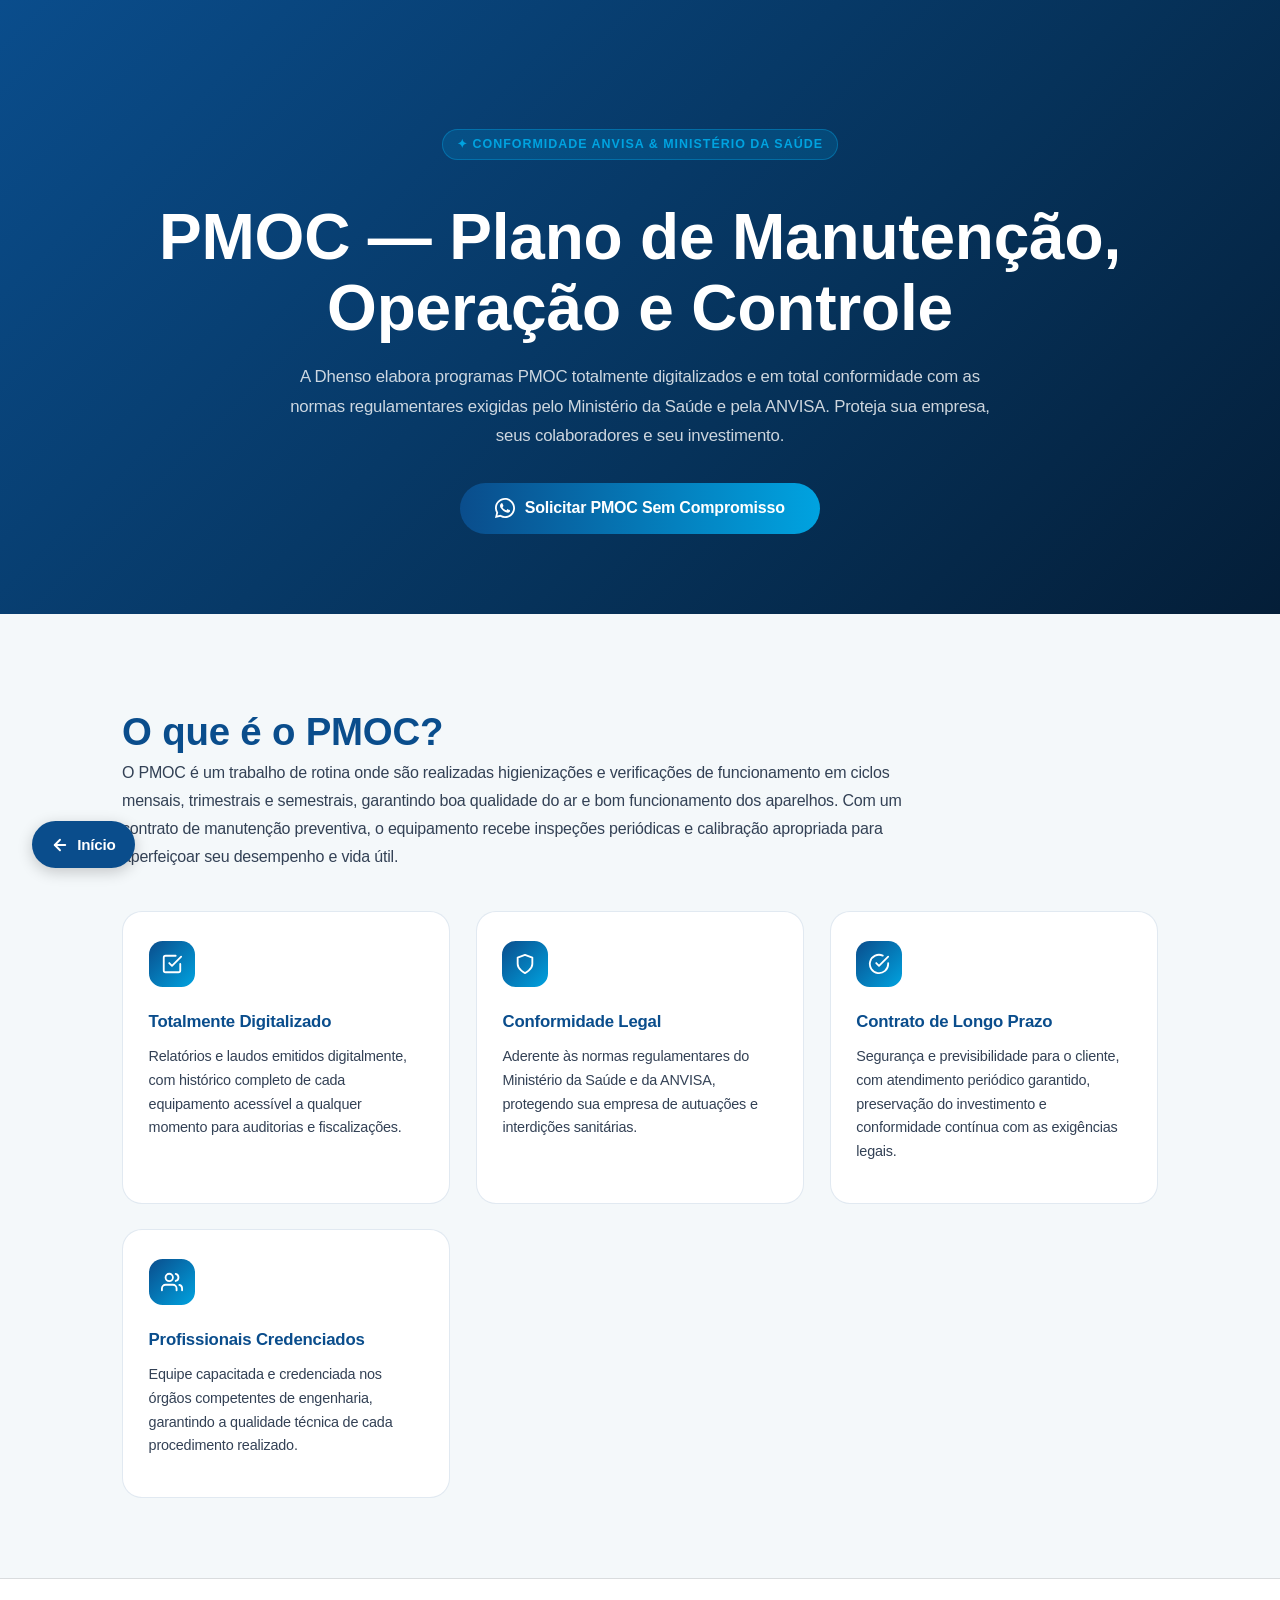
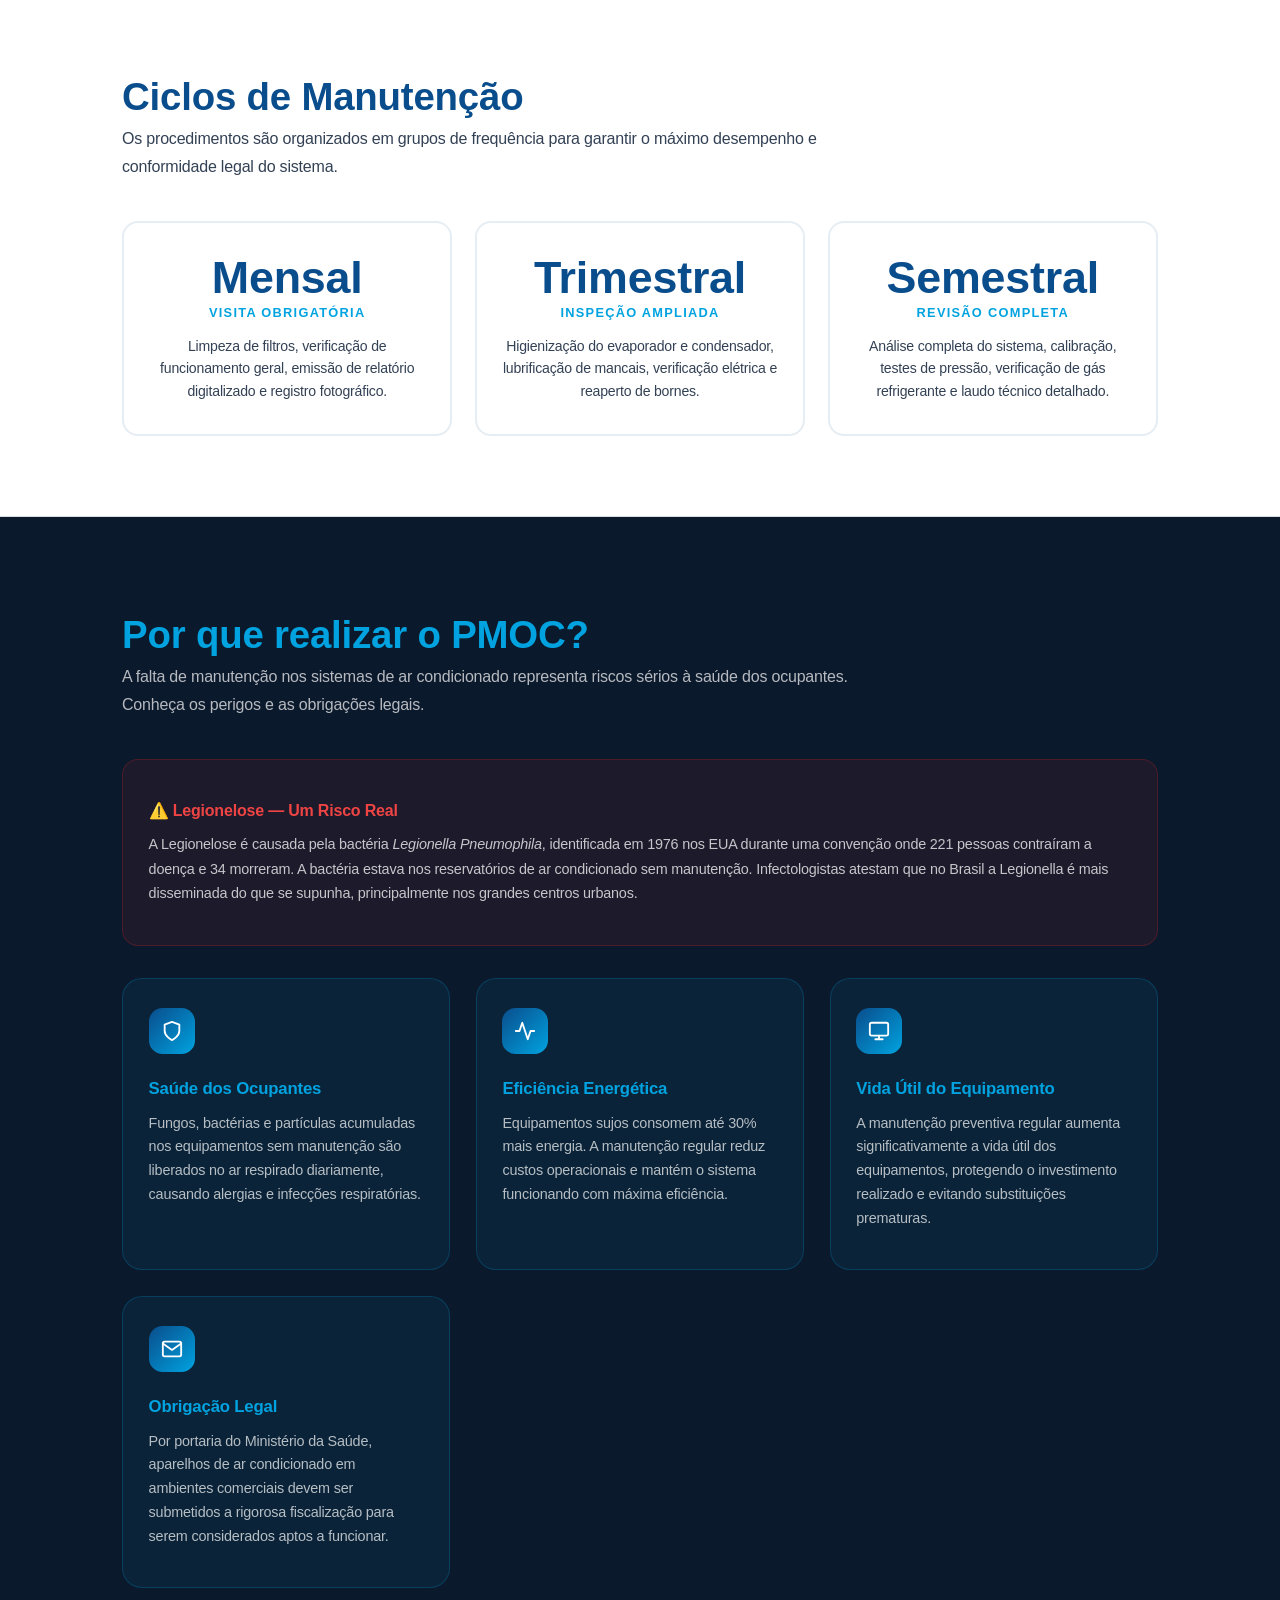
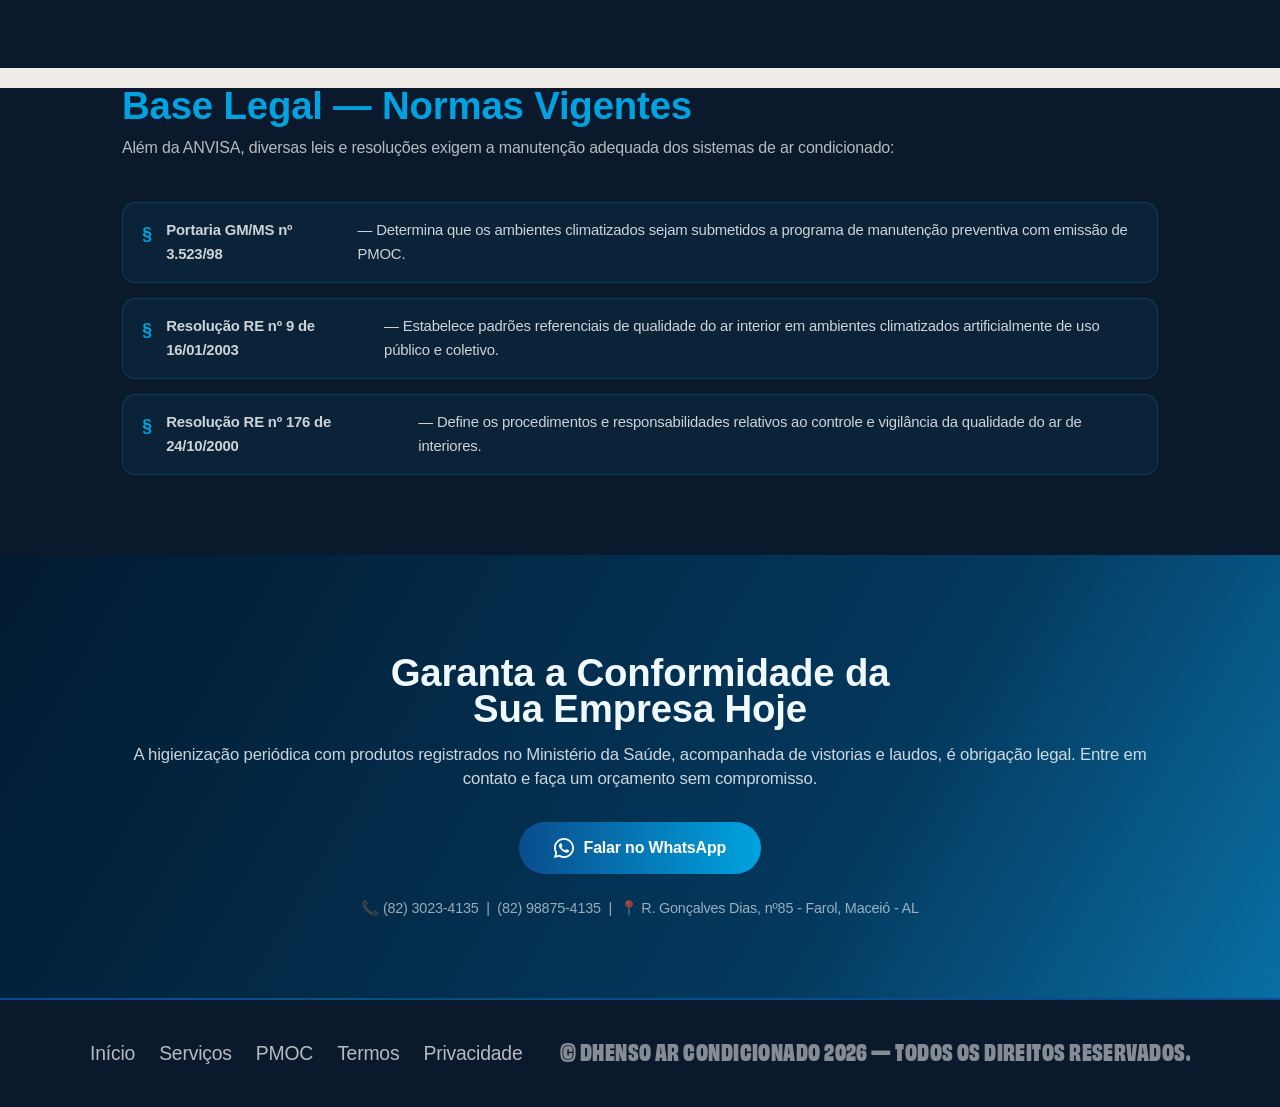
<file: pmoc.html>
<!DOCTYPE html><html><head><meta charset="utf-8"><title>Dhenso | PMOC — Plano de Manutenção, Operação e Controle</title><meta content="A Dhenso elabora programas PMOC totalmente digitalizados e em conformidade com a ANVISA e o Ministério da Saúde. Proteja sua empresa e garanta a qualidade do ar." name="description"><meta content="Dhenso | PMOC" property="og:title"><meta property="og:type" content="website"><meta content="width=device-width, initial-scale=1" name="viewport">
<link rel="stylesheet" href="css/dhenso-theme.css">
<link href="_external/cdn.prod.website-files.com/697b66b471bb96c6995594ab/css/quoti---test.webflow.shared.e541e2b41.min.css" rel="stylesheet" type="text/css">
<link href="_external/cdn.prod.website-files.com/697b66b471bb96c6995594ab/css/quoti---test.webflow.697b66b471bb96c699559495.8e782ae3c.opt.min.css" rel="stylesheet" type="text/css">
<script>!function(o,c){var n=c.documentElement,t=" w-mod-";n.className+=t+"js",("ontouchstart"in o||o.DocumentTouch&&c instanceof DocumentTouch)&&(n.className+=t+"touch")}(window,document);</script>
<link href="images/favicon.png" rel="shortcut icon" type="image/png">
<style>
  .pmoc-hero{background:linear-gradient(135deg,#0A4D8C 0%,#06325a 60%,#041e38 100%);padding:8rem 0 5rem;text-align:center;color:#fff}
  .pmoc-hero h1{font-size:clamp(2.4rem,5vw,4rem);font-weight:800;line-height:1.1;margin-bottom:1.2rem;color:#fff}
  .pmoc-hero p{font-size:1.05rem;max-width:720px;margin:0 auto 2rem;color:rgba(255,255,255,.8);line-height:1.75}
  .pmoc-badge{display:inline-flex;align-items:center;gap:.4rem;background:rgba(0,163,224,.18);border:1px solid rgba(0,163,224,.4);color:#00A3E0;font-size:.78rem;font-weight:600;letter-spacing:.08em;text-transform:uppercase;padding:.35rem .9rem;border-radius:2rem;margin-bottom:1.4rem}

  .pmoc-container{max-width:1100px;margin:0 auto;padding:0 2rem}

  /* Seções */
  .pmoc-sec{padding:5rem 0}
  .pmoc-sec.light{background:#F4F8FA}
  .pmoc-sec.dark{background:#0B192C}
  .pmoc-sec.white{background:#fff}
  .pmoc-h2{font-size:clamp(1.7rem,3vw,2.5rem);font-weight:800;color:#0A4D8C;margin-bottom:.6rem}
  .pmoc-sec.dark .pmoc-h2{color:#00A3E0}
  .pmoc-lead{color:#334155;font-size:1rem;line-height:1.75;max-width:780px;margin-bottom:2.5rem}
  .pmoc-sec.dark .pmoc-lead{color:rgba(255,255,255,.7)}

  /* Cards info */
  .pmoc-grid{display:grid;grid-template-columns:repeat(auto-fit,minmax(280px,1fr));gap:1.6rem}
  .pmoc-card{background:#fff;border:1px solid rgba(10,77,140,.12);border-radius:1.25rem;padding:1.8rem 1.6rem;transition:box-shadow .25s,transform .25s}
  .pmoc-card:hover{box-shadow:0 8px 32px rgba(10,77,140,.13);transform:translateY(-4px)}
  .pmoc-sec.dark .pmoc-card{background:rgba(0,163,224,.07);border-color:rgba(0,163,224,.22)}
  .pmoc-card-icon{width:46px;height:46px;background:linear-gradient(135deg,#0A4D8C,#00A3E0);border-radius:.85rem;display:flex;align-items:center;justify-content:center;margin-bottom:1.1rem}
  .pmoc-card-icon svg{width:22px;height:22px;fill:none;stroke:#fff;stroke-width:2;stroke-linecap:round;stroke-linejoin:round}
  .pmoc-card h3{font-size:1.05rem;font-weight:700;color:#0A4D8C;margin-bottom:.5rem}
  .pmoc-sec.dark .pmoc-card h3{color:#00A3E0}
  .pmoc-card p{font-size:.9rem;color:#334155;line-height:1.65}
  .pmoc-sec.dark .pmoc-card p{color:rgba(255,255,255,.7)}

  /* Periodicidade */
  .pmoc-period{display:grid;grid-template-columns:repeat(auto-fit,minmax(220px,1fr));gap:1.4rem}
  .pmoc-period-item{text-align:center;padding:2rem 1.4rem;background:#fff;border-radius:1rem;border:2px solid rgba(10,77,140,.1);transition:border-color .2s}
  .pmoc-period-item:hover{border-color:#00A3E0}
  .pmoc-period-num{font-size:2.8rem;font-weight:900;color:#0A4D8C;line-height:1}
  .pmoc-period-label{font-size:.8rem;font-weight:700;color:#00A3E0;text-transform:uppercase;letter-spacing:.1em;margin:.3rem 0 .8rem}
  .pmoc-period-desc{font-size:.88rem;color:#334155;line-height:1.6}

  /* Legislação */
  .pmoc-law-list{list-style:none;padding:0;margin:0;display:flex;flex-direction:column;gap:.9rem}
  .pmoc-law-list li{display:flex;align-items:flex-start;gap:.9rem;background:rgba(0,163,224,.07);border:1px solid rgba(0,163,224,.2);border-radius:.8rem;padding:1rem 1.2rem;font-size:.93rem;color:rgba(255,255,255,.8);line-height:1.6}
  .pmoc-law-list li::before{content:"§";font-size:1.1rem;font-weight:900;color:#00A3E0;flex-shrink:0;margin-top:.05rem}

  /* Alerta saúde */
  .pmoc-alert{background:rgba(220,38,38,.08);border:1px solid rgba(220,38,38,.25);border-radius:1rem;padding:1.8rem 1.6rem;margin-bottom:2rem}
  .pmoc-alert h4{color:#ef4444;font-weight:700;font-size:1rem;margin-bottom:.6rem;display:flex;align-items:center;gap:.5rem}
  .pmoc-alert p{color:rgba(255,255,255,.75);font-size:.9rem;line-height:1.7}

  /* CTA */
  .pmoc-cta{background:linear-gradient(120deg,#021a30,#04395e,#0ea5e9,#021a30);background-size:200% 200%;animation:windEffect 8s ease-in-out infinite;padding:5rem 2rem;text-align:center}
  .pmoc-cta h2{font-size:clamp(1.8rem,3vw,2.8rem);font-weight:800;color:#f0f9ff;margin-bottom:1rem}
  .pmoc-cta p{color:rgba(255,255,255,.8);font-size:1.05rem;margin-bottom:2rem}
  .pmoc-cta-btn{display:inline-flex;align-items:center;gap:.6rem;background:linear-gradient(90deg,#0A4D8C,#00A3E0);color:#fff;font-weight:700;font-size:1rem;padding:.9rem 2.2rem;border-radius:2rem;text-decoration:none;transition:opacity .2s,transform .2s}
  .pmoc-cta-btn:hover{opacity:.9;transform:scale(1.03)}
  @keyframes windEffect{0%{background-position:0% 50%}50%{background-position:100% 50%}100%{background-position:0% 50%}}

  hr.pmoc-div{border:none;border-top:1px solid rgba(10,77,140,.1);margin:0}
</style>

<style>
  /* ---- Botão Flutuante Voltar ---- */
  .floating-back-btn {
    position: fixed;
    bottom: 2rem;
    left: 2rem;
    background: #0A4D8C;
    color: #fff;
    padding: 0.8rem 1.2rem;
    border-radius: 2rem;
    display: flex;
    align-items: center;
    gap: 0.5rem;
    text-decoration: none;
    font-weight: 700;
    font-size: 0.95rem;
    box-shadow: 0 4px 15px rgba(0,0,0,0.2);
    z-index: 9999;
    transition: transform 0.2s, background 0.2s;
  }
  .floating-back-btn:hover {
    transform: translateY(-3px);
    background: #00A3E0;
    color: #fff;
  }
  .floating-back-btn svg {
    width: 18px;
    height: 18px;
  }
  
  /* ---- Responsividade Mobile (Páginas Internas) ---- */
  @media (max-width: 768px) {
    .floating-back-btn {
      bottom: 1rem;
      left: 1rem;
      padding: 0.6rem 1rem;
      font-size: 0.9rem;
    }
    .nav_desktop_layout {
      flex-direction: column !important;
      padding: 1rem 0 !important;
      gap: 1rem !important;
    }
    .nav_links_wrap {
      display: flex !important;
      flex-direction: row !important;
      flex-wrap: wrap !important;
      justify-content: center !important;
      gap: 0.8rem !important;
    }
    .nav_links_item {
      margin: 0 !important;
    }
    .nav_actions_wrap {
      width: 100% !important;
      justify-content: center !important;
      margin-top: 0.5rem !important;
    }
    .srv-hero, .pmoc-hero {
      padding: 4rem 1rem 3rem !important;
    }
    .srv-section, .pmoc-sec {
      padding: 3rem 0 !important;
    }
    .srv-grid, .pmoc-grid, .srv-tech-grid, .pmoc-period {
      grid-template-columns: 1fr !important;
    }
    .srv-cta-btn, .pmoc-cta-btn {
      width: 100% !important;
      justify-content: center !important;
      box-sizing: border-box !important;
    }
    .footer_wrap > div {
      flex-direction: column !important;
      text-align: center !important;
      gap: 1.5rem !important;
    }
    .footer_wrap > div > div:first-child {
      justify-content: center !important;
    }
  }
</style>
</head>
<body>

<!-- NAV -->
<header class="nav_desktop_wrap">
  <div class="nav_desktop_contain">
    <div class="nav_desktop_layout">
      <a href="index.html" class="nav_desktop_logo w-inline-block" style="display:flex;align-items:center;">
        <div style="display:flex;align-items:center;"><img src="images/logo-dhenso-new.png" alt="DHENSO Ar Condicionado" style="height:38px;width:auto;object-fit:contain;display:block;"></div>
      </a>
      <nav class="nav_links_component">
        <ul class="nav_links_wrap w-list-unstyled" role="list">
          <li class="nav_links_item"><a href="index.html" class="nav_links_link w-inline-block"><div class="nav_links_text">Início</div></a></li>
          <li class="nav_links_item"><a href="servicos.html" class="nav_links_link w-inline-block"><div class="nav_links_text">Serviços</div></a></li>
          <li class="nav_links_item"><a href="pmoc.html" class="nav_links_link w-inline-block w--current"><div class="nav_links_text">PMOC</div></a></li>
          <li class="nav_links_item"><a href="index.html#faqs" class="nav_links_link w-inline-block"><div class="nav_links_text">FAQ</div></a></li>
        </ul>
        <ul class="nav_actions_wrap w-list-unstyled" role="list">
          <li class="nav_buttons_item">
            <div data-wf--button-main--variant="primary" class="button_main_wrap">
              <div class="clickable_wrap u-cover-absolute">
                <a target="_blank" href="https://wa.me/5582988754135?text=Olá,%20gostaria%20de%20saber%20mais%20sobre%20o%20PMOC%20da%20Dhenso" class="clickable_link w-inline-block"></a>
              </div>
              <div class="button_main_element"><div class="button_main_text u-text-style-h6">Solicitar PMOC</div><div class="button_main_line"></div></div>
              <div class="button_hover_element"><div class="button_main_text u-text-style-h6">Solicitar PMOC</div><div class="button_main_line"></div></div>
            </div>
          </li>
        </ul>
      </nav>
    </div>
  </div>
</header>

<main>

  <!-- HERO -->
  <section class="pmoc-hero">
    <div class="pmoc-container">
      <div class="pmoc-badge">✦ Conformidade ANVISA &amp; Ministério da Saúde</div>
      <h1>PMOC — Plano de Manutenção,<br>Operação e Controle</h1>
      <p>A Dhenso elabora programas PMOC totalmente digitalizados e em total conformidade com as normas regulamentares exigidas pelo Ministério da Saúde e pela ANVISA. Proteja sua empresa, seus colaboradores e seu investimento.</p>
      <a href="https://wa.me/5582988754135?text=Olá,%20gostaria%20de%20saber%20mais%20sobre%20o%20PMOC%20da%20Dhenso" target="_blank" class="pmoc-cta-btn">
        <svg width="20" height="20" viewBox="0 0 24 24" fill="currentColor"><path d="M17.472 14.382c-.297-.149-1.758-.867-2.03-.967-.273-.099-.471-.148-.67.15-.197.297-.767.966-.94 1.164-.173.199-.347.223-.644.075-.297-.15-1.255-.463-2.39-1.475-.883-.788-1.48-1.761-1.653-2.059-.173-.297-.018-.458.13-.606.134-.133.298-.347.446-.52.149-.174.198-.298.298-.497.099-.198.05-.371-.025-.52-.075-.149-.669-1.612-.916-2.207-.242-.579-.487-.5-.669-.51-.173-.008-.371-.01-.57-.01-.198 0-.52.074-.792.372-.272.297-1.04 1.016-1.04 2.479 0 1.462 1.065 2.875 1.213 3.074.149.198 2.096 3.2 5.077 4.487.709.306 1.262.489 1.694.625.712.227 1.36.195 1.871.118.571-.085 1.758-.719 2.006-1.413.248-.694.248-1.289.173-1.413-.074-.124-.272-.198-.57-.347z"/><path d="M12 0C5.373 0 0 5.373 0 12c0 2.123.554 4.117 1.523 5.847L0 24l6.335-1.502A11.942 11.942 0 0012 24c6.627 0 12-5.373 12-12S18.627 0 12 0zm0 21.818a9.79 9.79 0 01-5.007-1.377l-.36-.214-3.727.883.936-3.619-.235-.372A9.796 9.796 0 012.182 12C2.182 6.58 6.58 2.182 12 2.182S21.818 6.58 21.818 12 17.42 21.818 12 21.818z"/></svg>
        Solicitar PMOC Sem Compromisso
      </a>
    </div>
  </section>

  <!-- O QUE É PMOC -->
  <section class="pmoc-sec light">
    <div class="pmoc-container">
      <h2 class="pmoc-h2">O que é o PMOC?</h2>
      <p class="pmoc-lead">O PMOC é um trabalho de rotina onde são realizadas higienizações e verificações de funcionamento em ciclos mensais, trimestrais e semestrais, garantindo boa qualidade do ar e bom funcionamento dos aparelhos. Com um contrato de manutenção preventiva, o equipamento recebe inspeções periódicas e calibração apropriada para aperfeiçoar seu desempenho e vida útil.</p>

      <div class="pmoc-grid">
        <div class="pmoc-card">
          <div class="pmoc-card-icon"><svg viewBox="0 0 24 24"><path d="M9 11l3 3L22 4"/><path d="M21 12v7a2 2 0 01-2 2H5a2 2 0 01-2-2V5a2 2 0 012-2h11"/></svg></div>
          <h3>Totalmente Digitalizado</h3>
          <p>Relatórios e laudos emitidos digitalmente, com histórico completo de cada equipamento acessível a qualquer momento para auditorias e fiscalizações.</p>
        </div>
        <div class="pmoc-card">
          <div class="pmoc-card-icon"><svg viewBox="0 0 24 24"><path d="M12 22s8-4 8-10V5l-8-3-8 3v7c0 6 8 10 8 10z"/></svg></div>
          <h3>Conformidade Legal</h3>
          <p>Aderente às normas regulamentares do Ministério da Saúde e da ANVISA, protegendo sua empresa de autuações e interdições sanitárias.</p>
        </div>
        <div class="pmoc-card">
          <div class="pmoc-card-icon"><svg viewBox="0 0 24 24"><path d="M22 11.08V12a10 10 0 11-5.93-9.14"/><polyline points="22 4 12 14.01 9 11.01"/></svg></div>
          <h3>Contrato de Longo Prazo</h3>
          <p>Segurança e previsibilidade para o cliente, com atendimento periódico garantido, preservação do investimento e conformidade contínua com as exigências legais.</p>
        </div>
        <div class="pmoc-card">
          <div class="pmoc-card-icon"><svg viewBox="0 0 24 24"><path d="M17 21v-2a4 4 0 00-4-4H5a4 4 0 00-4 4v2"/><circle cx="9" cy="7" r="4"/><path d="M23 21v-2a4 4 0 00-3-3.87"/><path d="M16 3.13a4 4 0 010 7.75"/></svg></div>
          <h3>Profissionais Credenciados</h3>
          <p>Equipe capacitada e credenciada nos órgãos competentes de engenharia, garantindo a qualidade técnica de cada procedimento realizado.</p>
        </div>
      </div>
    </div>
  </section>

  <hr class="pmoc-div">

  <!-- PERIODICIDADE -->
  <section class="pmoc-sec white">
    <div class="pmoc-container">
      <h2 class="pmoc-h2">Ciclos de Manutenção</h2>
      <p class="pmoc-lead">Os procedimentos são organizados em grupos de frequência para garantir o máximo desempenho e conformidade legal do sistema.</p>
      <div class="pmoc-period">
        <div class="pmoc-period-item">
          <div class="pmoc-period-num">Mensal</div>
          <div class="pmoc-period-label">Visita obrigatória</div>
          <div class="pmoc-period-desc">Limpeza de filtros, verificação de funcionamento geral, emissão de relatório digitalizado e registro fotográfico.</div>
        </div>
        <div class="pmoc-period-item">
          <div class="pmoc-period-num">Trimestral</div>
          <div class="pmoc-period-label">Inspeção ampliada</div>
          <div class="pmoc-period-desc">Higienização do evaporador e condensador, lubrificação de mancais, verificação elétrica e reaperto de bornes.</div>
        </div>
        <div class="pmoc-period-item">
          <div class="pmoc-period-num">Semestral</div>
          <div class="pmoc-period-label">Revisão completa</div>
          <div class="pmoc-period-desc">Análise completa do sistema, calibração, testes de pressão, verificação de gás refrigerante e laudo técnico detalhado.</div>
        </div>
      </div>
    </div>
  </section>

  <hr class="pmoc-div">

  <!-- POR QUE FAZER PMOC -->
  <section class="pmoc-sec dark">
    <div class="pmoc-container">
      <h2 class="pmoc-h2">Por que realizar o PMOC?</h2>
      <p class="pmoc-lead">A falta de manutenção nos sistemas de ar condicionado representa riscos sérios à saúde dos ocupantes. Conheça os perigos e as obrigações legais.</p>

      <div class="pmoc-alert">
        <h4>⚠️ Legionelose — Um Risco Real</h4>
        <p>A Legionelose é causada pela bactéria <em>Legionella Pneumophila</em>, identificada em 1976 nos EUA durante uma convenção onde 221 pessoas contraíram a doença e 34 morreram. A bactéria estava nos reservatórios de ar condicionado sem manutenção. Infectologistas atestam que no Brasil a Legionella é mais disseminada do que se supunha, principalmente nos grandes centros urbanos.</p>
      </div>

      <div class="pmoc-grid">
        <div class="pmoc-card">
          <div class="pmoc-card-icon"><svg viewBox="0 0 24 24"><path d="M12 22s8-4 8-10V5l-8-3-8 3v7c0 6 8 10 8 10z"/></svg></div>
          <h3>Saúde dos Ocupantes</h3>
          <p>Fungos, bactérias e partículas acumuladas nos equipamentos sem manutenção são liberados no ar respirado diariamente, causando alergias e infecções respiratórias.</p>
        </div>
        <div class="pmoc-card">
          <div class="pmoc-card-icon"><svg viewBox="0 0 24 24"><polyline points="22 12 18 12 15 21 9 3 6 12 2 12"/></svg></div>
          <h3>Eficiência Energética</h3>
          <p>Equipamentos sujos consomem até 30% mais energia. A manutenção regular reduz custos operacionais e mantém o sistema funcionando com máxima eficiência.</p>
        </div>
        <div class="pmoc-card">
          <div class="pmoc-card-icon"><svg viewBox="0 0 24 24"><rect x="2" y="3" width="20" height="14" rx="2"/><path d="M8 21h8M12 17v4"/></svg></div>
          <h3>Vida Útil do Equipamento</h3>
          <p>A manutenção preventiva regular aumenta significativamente a vida útil dos equipamentos, protegendo o investimento realizado e evitando substituições prematuras.</p>
        </div>
        <div class="pmoc-card">
          <div class="pmoc-card-icon"><svg viewBox="0 0 24 24"><path d="M4 4h16c1.1 0 2 .9 2 2v12c0 1.1-.9 2-2 2H4c-1.1 0-2-.9-2-2V6c0-1.1.9-2 2-2z"/><polyline points="22,6 12,13 2,6"/></svg></div>
          <h3>Obrigação Legal</h3>
          <p>Por portaria do Ministério da Saúde, aparelhos de ar condicionado em ambientes comerciais devem ser submetidos a rigorosa fiscalização para serem considerados aptos a funcionar.</p>
        </div>
      </div>
    </div>
  </section>

  <!-- LEGISLAÇÃO -->
  <section class="pmoc-sec dark" style="padding-top:0">
    <div class="pmoc-container">
      <h2 class="pmoc-h2">Base Legal — Normas Vigentes</h2>
      <p class="pmoc-lead">Além da ANVISA, diversas leis e resoluções exigem a manutenção adequada dos sistemas de ar condicionado:</p>
      <ul class="pmoc-law-list">
        <li><strong>Portaria GM/MS nº 3.523/98</strong> — Determina que os ambientes climatizados sejam submetidos a programa de manutenção preventiva com emissão de PMOC.</li>
        <li><strong>Resolução RE nº 9 de 16/01/2003</strong> — Estabelece padrões referenciais de qualidade do ar interior em ambientes climatizados artificialmente de uso público e coletivo.</li>
        <li><strong>Resolução RE nº 176 de 24/10/2000</strong> — Define os procedimentos e responsabilidades relativos ao controle e vigilância da qualidade do ar de interiores.</li>
      </ul>
    </div>
  </section>

  <!-- CTA FINAL -->
  <section class="pmoc-cta">
    <div class="pmoc-container">
      <h2>Garanta a Conformidade da<br>Sua Empresa Hoje</h2>
      <p>A higienização periódica com produtos registrados no Ministério da Saúde, acompanhada de vistorias e laudos, é obrigação legal. Entre em contato e faça um orçamento sem compromisso.</p>
      <a href="https://wa.me/5582988754135?text=Olá,%20gostaria%20de%20solicitar%20um%20PMOC%20para%20minha%20empresa" target="_blank" class="pmoc-cta-btn">
        <svg width="20" height="20" viewBox="0 0 24 24" fill="currentColor"><path d="M17.472 14.382c-.297-.149-1.758-.867-2.03-.967-.273-.099-.471-.148-.67.15-.197.297-.767.966-.94 1.164-.173.199-.347.223-.644.075-.297-.15-1.255-.463-2.39-1.475-.883-.788-1.48-1.761-1.653-2.059-.173-.297-.018-.458.13-.606.134-.133.298-.347.446-.52.149-.174.198-.298.298-.497.099-.198.05-.371-.025-.52-.075-.149-.669-1.612-.916-2.207-.242-.579-.487-.5-.669-.51-.173-.008-.371-.01-.57-.01-.198 0-.52.074-.792.372-.272.297-1.04 1.016-1.04 2.479 0 1.462 1.065 2.875 1.213 3.074.149.198 2.096 3.2 5.077 4.487.709.306 1.262.489 1.694.625.712.227 1.36.195 1.871.118.571-.085 1.758-.719 2.006-1.413.248-.694.248-1.289.173-1.413-.074-.124-.272-.198-.57-.347z"/><path d="M12 0C5.373 0 0 5.373 0 12c0 2.123.554 4.117 1.523 5.847L0 24l6.335-1.502A11.942 11.942 0 0012 24c6.627 0 12-5.373 12-12S18.627 0 12 0zm0 21.818a9.79 9.79 0 01-5.007-1.377l-.36-.214-3.727.883.936-3.619-.235-.372A9.796 9.796 0 012.182 12C2.182 6.58 6.58 2.182 12 2.182S21.818 6.58 21.818 12 17.42 21.818 12 21.818z"/></svg>
        Falar no WhatsApp
      </a>
      <div style="margin-top:1.5rem;color:rgba(255,255,255,.6);font-size:.9rem">
        📞 (82) 3023-4135 &nbsp;|&nbsp; (82) 98875-4135 &nbsp;|&nbsp; 📍 R. Gonçalves Dias, nº85 - Farol, Maceió - AL
      </div>
    </div>
  </section>

</main>

<!-- FOOTER -->
<footer class="footer_wrap" style="background:#0B192C;padding:2.5rem 2rem;text-align:center;border-top:2px solid #0A4D8C">
  <div style="max-width:1100px;margin:0 auto;display:flex;flex-wrap:wrap;justify-content:space-between;align-items:center;gap:1rem">
    <div style="display:flex;gap:1.5rem;flex-wrap:wrap">
      <a href="index.html" class="footer_link_text" style="text-decoration:none">Início</a>
      <a href="servicos.html" class="footer_link_text" style="text-decoration:none">Serviços</a>
      <a href="pmoc.html" class="footer_link_text" style="text-decoration:none">PMOC</a>
      <a href="terms.html" class="footer_link_text" style="text-decoration:none">Termos</a>
      <a href="privacy.html" class="footer_link_text" style="text-decoration:none">Privacidade</a>
    </div>
    <div class="footer_bottom_text u-text-style-h6">
      © DHENSO AR CONDICIONADO <span id="ano"></span> — Todos os Direitos Reservados.
    </div>
  </div>
</footer>
<script>document.getElementById("ano").textContent=new Date().getFullYear();</script>

<a href="index.html" class="floating-back-btn">
  <svg viewBox="0 0 24 24" fill="none" stroke="currentColor" stroke-width="2.5" stroke-linecap="round" stroke-linejoin="round"><line x1="19" y1="12" x2="5" y2="12"></line><polyline points="12 19 5 12 12 5"></polyline></svg>
  <span>Início</span>
</a>
</body></html>
</file>
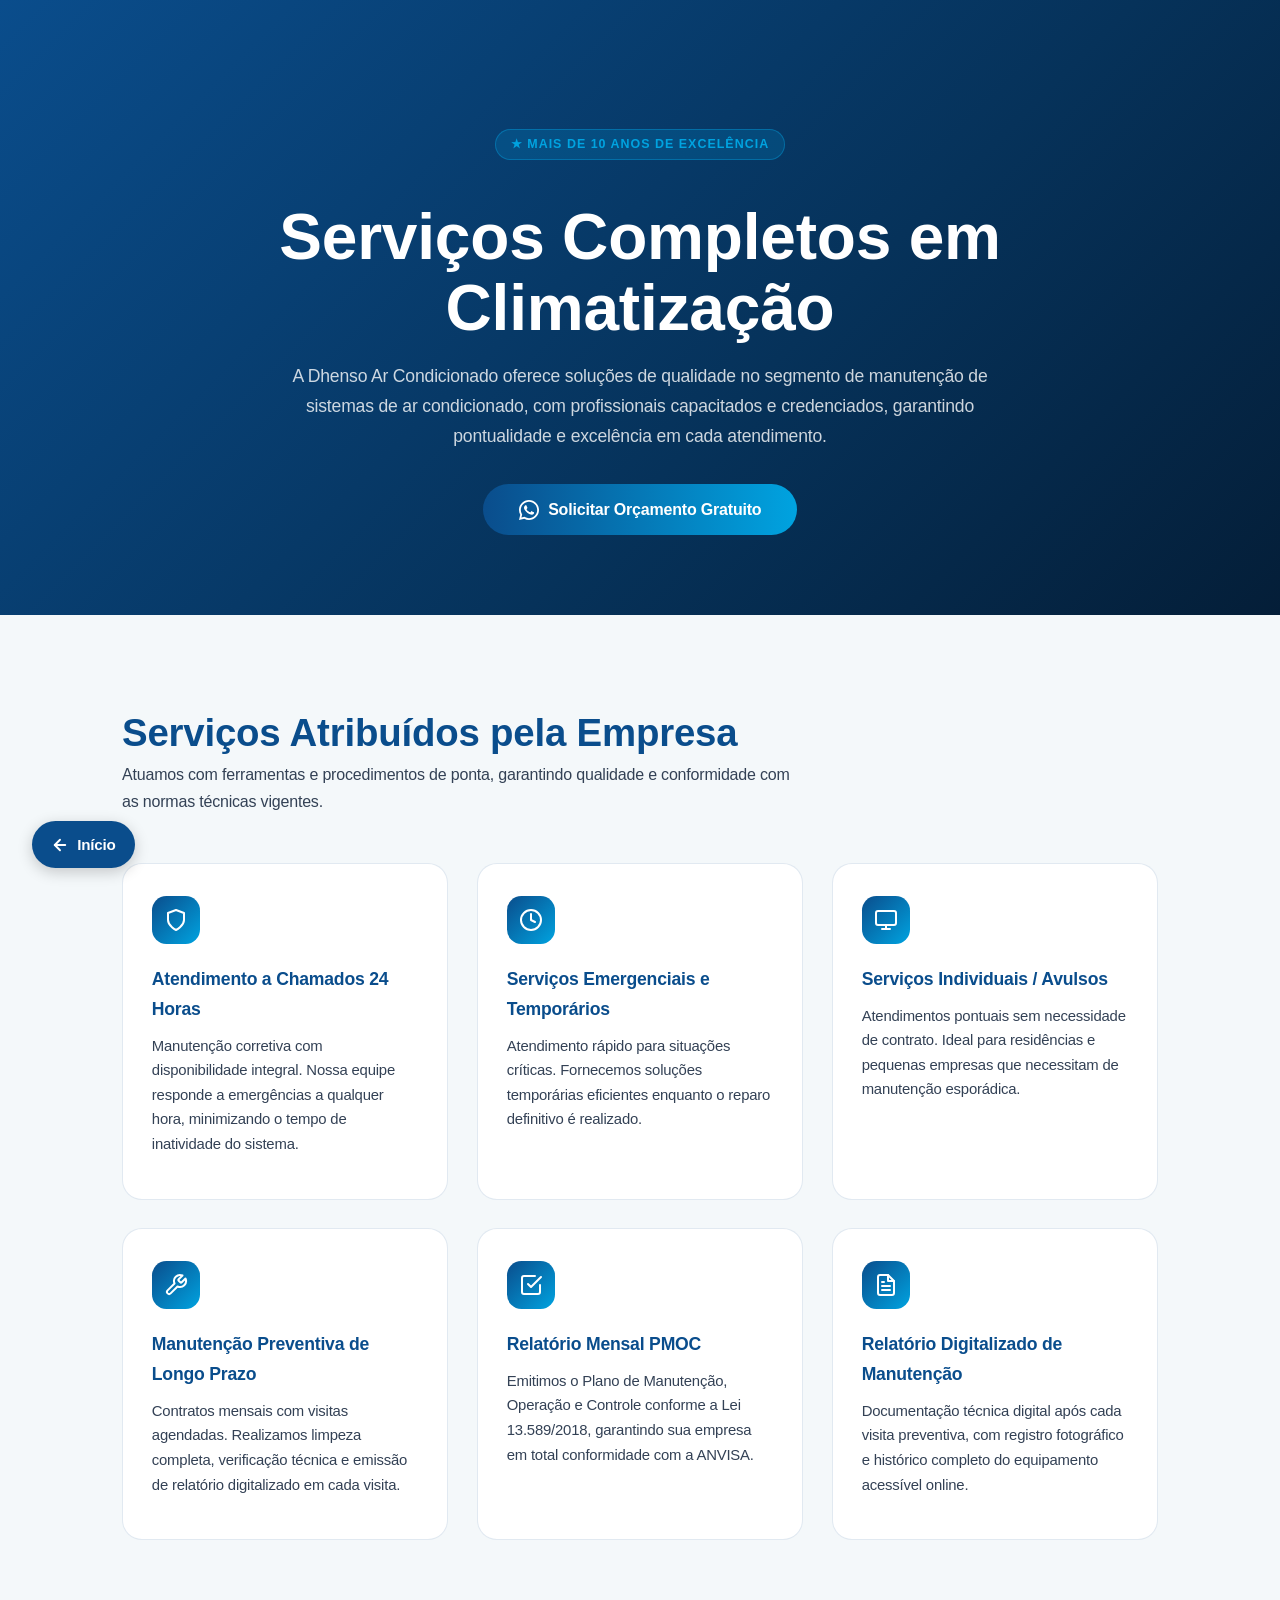
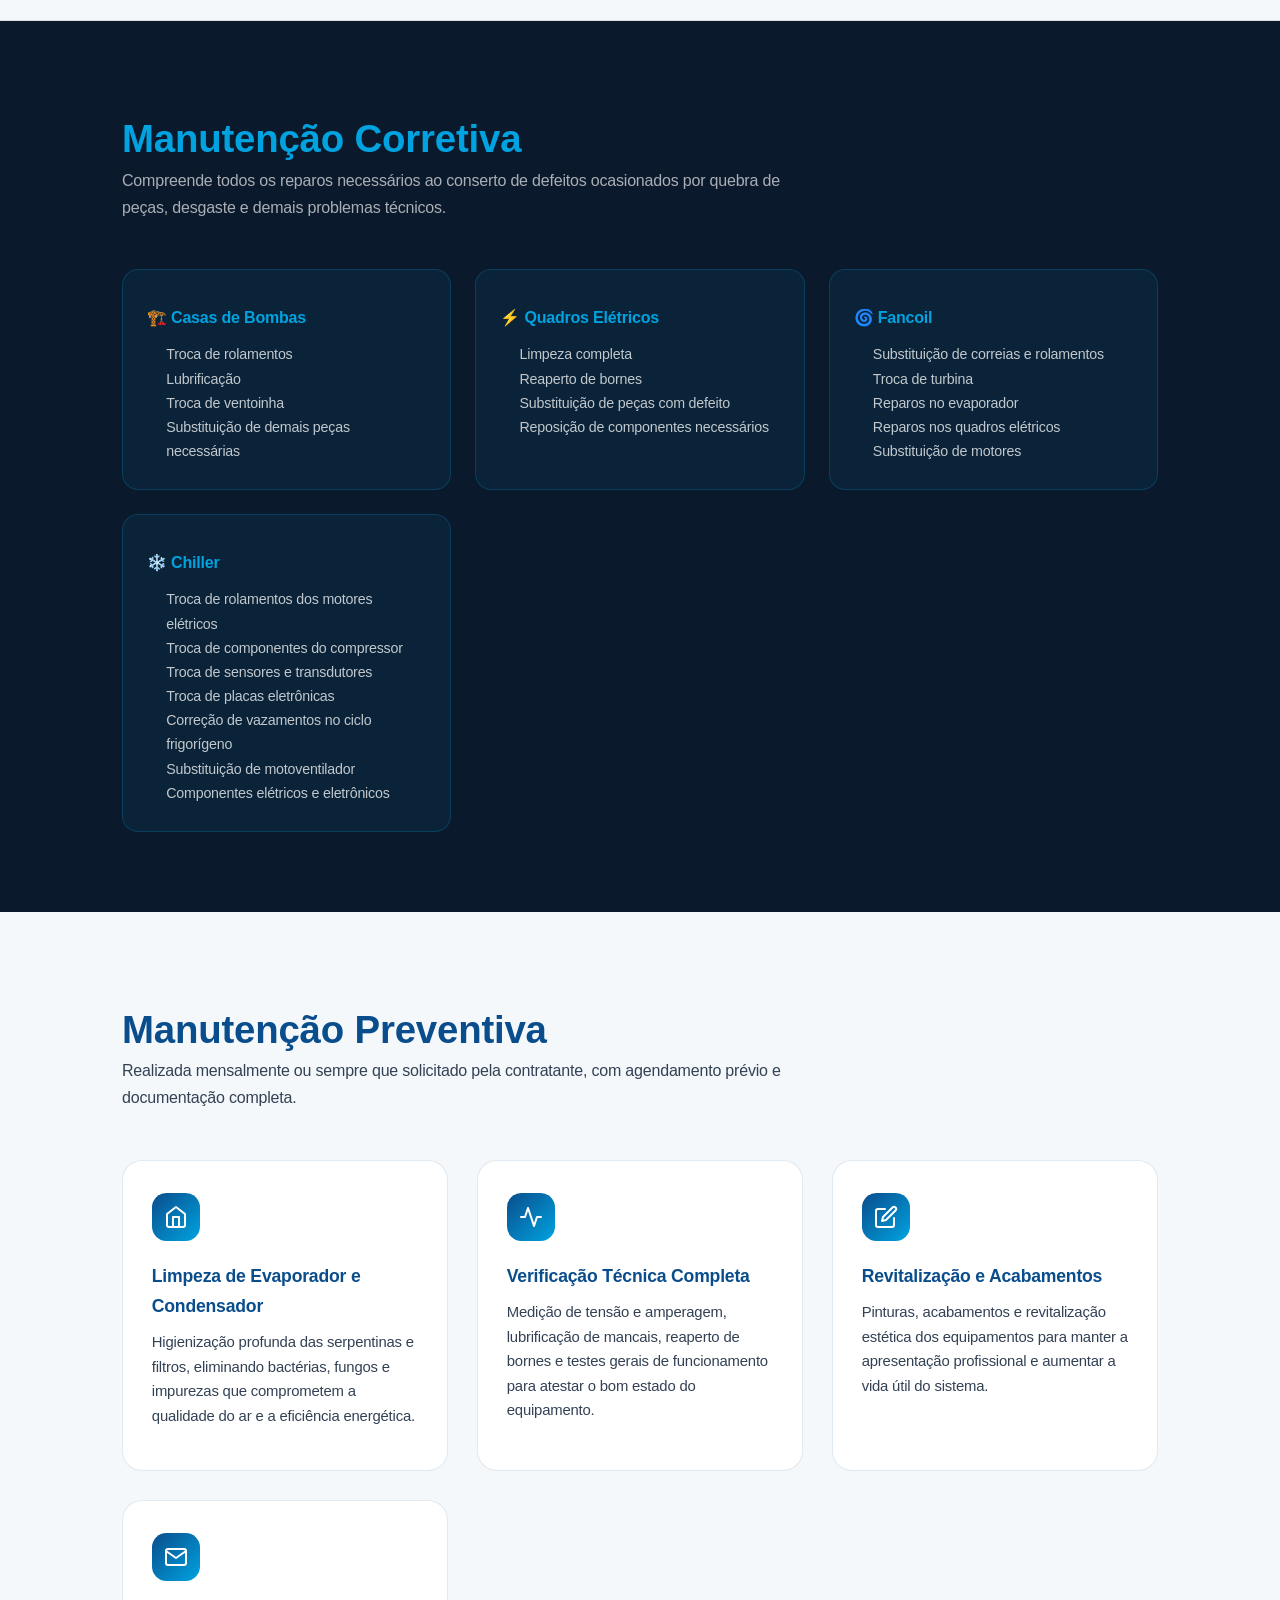
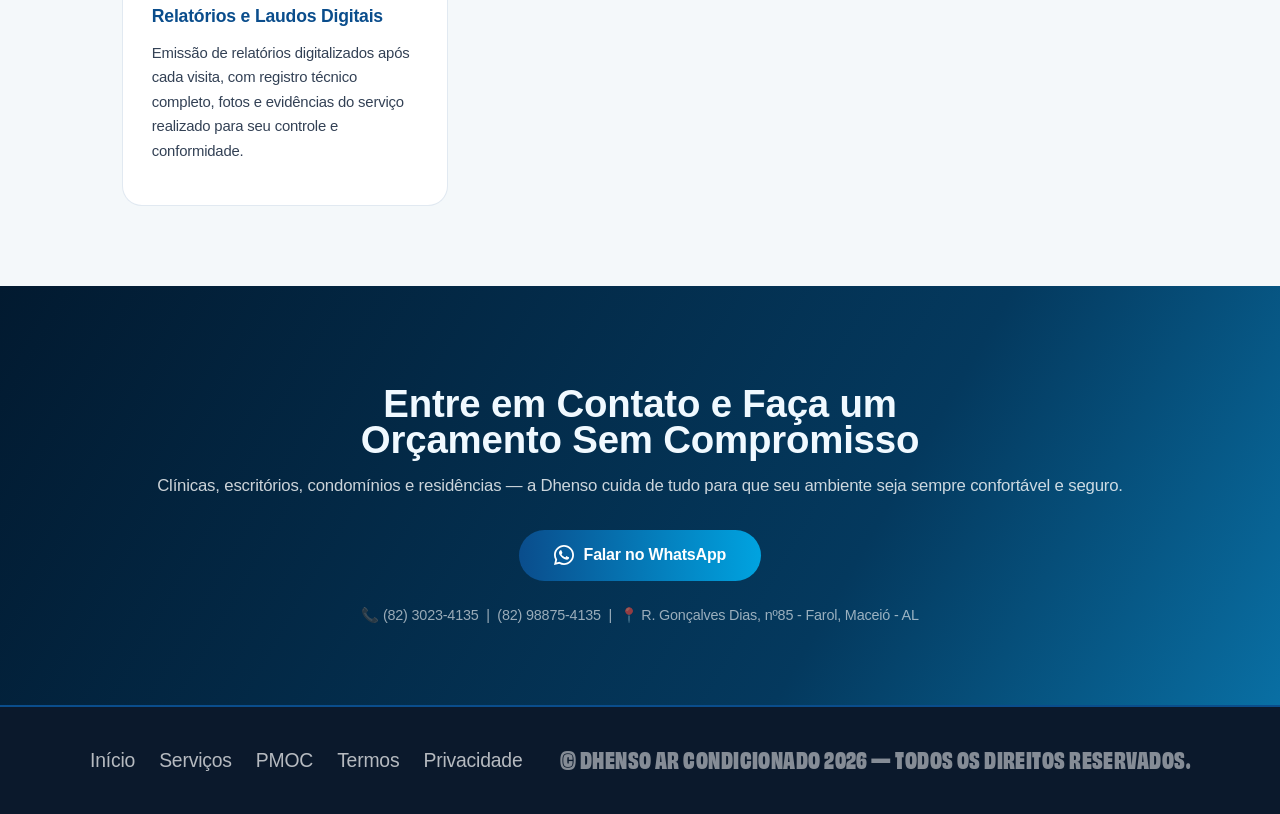
<file: servicos.html>
<!DOCTYPE html><html><head><meta charset="utf-8"><title>Dhenso | Serviços de Climatização</title><meta content="A Dhenso Ar Condicionado oferece serviços completos de manutenção preventiva, corretiva, PMOC, instalação e atendimento 24h para sistemas de ar condicionado residenciais e comerciais." name="description"><meta content="Dhenso | Serviços de Climatização" property="og:title"><meta property="og:type" content="website"><meta content="width=device-width, initial-scale=1" name="viewport"><link rel="stylesheet" href="css/dhenso-theme.css"><link href="_external/cdn.prod.website-files.com/697b66b471bb96c6995594ab/css/quoti---test.webflow.shared.e541e2b41.min.css" rel="stylesheet" type="text/css"><link href="_external/cdn.prod.website-files.com/697b66b471bb96c6995594ab/css/quoti---test.webflow.697b66b471bb96c699559495.8e782ae3c.opt.min.css" rel="stylesheet" type="text/css"><script type="text/javascript">!function(o,c){var n=c.documentElement,t=" w-mod-";n.className+=t+"js",("ontouchstart"in o||o.DocumentTouch&&c instanceof DocumentTouch)&&(n.className+=t+"touch")}(window,document);</script><link href="images/favicon.png" rel="shortcut icon" type="image/png">
<style>
  /* ---- Serviços Page Extras ---- */
  .srv-hero {
    background: linear-gradient(135deg, #0A4D8C 0%, #06325a 60%, #041e38 100%);
    padding: 8rem 0 5rem;
    text-align: center;
    color: #fff;
  }
  .srv-hero h1 { font-size: clamp(2.4rem, 5vw, 4rem); font-weight: 800; line-height: 1.1; margin-bottom: 1.2rem; color: #fff; }
  .srv-hero p  { font-size: 1.1rem; max-width: 700px; margin: 0 auto 2rem; color: rgba(255,255,255,0.8); line-height: 1.7; }
  .srv-badge { display: inline-flex; align-items: center; gap: .4rem; background: rgba(0,163,224,.18); border: 1px solid rgba(0,163,224,.4); color: #00A3E0; font-size: .78rem; font-weight: 600; letter-spacing: .08em; text-transform: uppercase; padding: .35rem .9rem; border-radius: 2rem; margin-bottom: 1.4rem; }

  /* Cards de Serviço */
  .srv-section { padding: 5rem 0; background: #F4F8FA; }
  .srv-section.dark { background: #0B192C; }
  .srv-container { max-width: 1100px; margin: 0 auto; padding: 0 2rem; }
  .srv-section-title { font-size: clamp(1.8rem, 3vw, 2.6rem); font-weight: 800; color: #0A4D8C; margin-bottom: .6rem; }
  .srv-section.dark .srv-section-title { color: #00A3E0; }
  .srv-section-sub { color: #334155; font-size: 1rem; margin-bottom: 3rem; line-height: 1.7; max-width: 680px; }
  .srv-section.dark .srv-section-sub { color: rgba(255,255,255,.65); }

  .srv-grid { display: grid; grid-template-columns: repeat(auto-fit, minmax(300px, 1fr)); gap: 1.8rem; }
  .srv-card { background: #fff; border: 1px solid rgba(10,77,140,.12); border-radius: 1.25rem; padding: 2rem 1.8rem; transition: box-shadow .25s, transform .25s; }
  .srv-card:hover { box-shadow: 0 8px 32px rgba(10,77,140,.14); transform: translateY(-4px); }
  .srv-card-icon { width: 48px; height: 48px; background: linear-gradient(135deg,#0A4D8C,#00A3E0); border-radius: .9rem; display: flex; align-items: center; justify-content: center; margin-bottom: 1.2rem; }
  .srv-card-icon svg { width: 24px; height: 24px; fill: none; stroke: #fff; stroke-width: 2; stroke-linecap: round; stroke-linejoin: round; }
  .srv-card h3 { font-size: 1.1rem; font-weight: 700; color: #0A4D8C; margin-bottom: .6rem; }
  .srv-card p  { font-size: .93rem; color: #334155; line-height: 1.65; }

  /* Lista técnica */
  .srv-tech-grid { display: grid; grid-template-columns: repeat(auto-fit, minmax(280px, 1fr)); gap: 1.5rem; }
  .srv-tech-card { background: rgba(0,163,224,.07); border: 1px solid rgba(0,163,224,.22); border-radius: 1rem; padding: 1.6rem 1.5rem; }
  .srv-tech-card h4 { font-size: 1rem; font-weight: 700; color: #00A3E0; margin-bottom: .8rem; }
  .srv-tech-card ul { margin: 0; padding-left: 1.2rem; }
  .srv-tech-card ul li { font-size: .89rem; color: rgba(255,255,255,.75); line-height: 1.7; }

  /* CTA Final */
  .srv-cta { background: linear-gradient(120deg, #021a30, #04395e, #0ea5e9, #021a30); background-size: 200% 200%; animation: windEffect 8s ease-in-out infinite; padding: 5rem 2rem; text-align: center; }
  .srv-cta h2 { font-size: clamp(1.8rem, 3vw, 2.8rem); font-weight: 800; color: #f0f9ff; margin-bottom: 1rem; }
  .srv-cta p  { color: rgba(255,255,255,.8); font-size: 1.05rem; margin-bottom: 2rem; }
  .srv-cta-btn { display: inline-flex; align-items: center; gap: .6rem; background: linear-gradient(90deg,#0A4D8C,#00A3E0); color: #fff; font-weight: 700; font-size: 1rem; padding: .9rem 2.2rem; border-radius: 2rem; text-decoration: none; transition: opacity .2s, transform .2s; }
  .srv-cta-btn:hover { opacity: .9; transform: scale(1.03); }
  @keyframes windEffect { 0%{background-position:0% 50%} 50%{background-position:100% 50%} 100%{background-position:0% 50%} }

  /* Divider */
  .srv-divider { border: none; border-top: 1px solid rgba(10,77,140,.1); margin: 0; }
</style>

<style>
  /* ---- Botão Flutuante Voltar ---- */
  .floating-back-btn {
    position: fixed;
    bottom: 2rem;
    left: 2rem;
    background: #0A4D8C;
    color: #fff;
    padding: 0.8rem 1.2rem;
    border-radius: 2rem;
    display: flex;
    align-items: center;
    gap: 0.5rem;
    text-decoration: none;
    font-weight: 700;
    font-size: 0.95rem;
    box-shadow: 0 4px 15px rgba(0,0,0,0.2);
    z-index: 9999;
    transition: transform 0.2s, background 0.2s;
  }
  .floating-back-btn:hover {
    transform: translateY(-3px);
    background: #00A3E0;
    color: #fff;
  }
  .floating-back-btn svg {
    width: 18px;
    height: 18px;
  }
  
  /* ---- Responsividade Mobile (Páginas Internas) ---- */
  @media (max-width: 768px) {
    .floating-back-btn {
      bottom: 1rem;
      left: 1rem;
      padding: 0.6rem 1rem;
      font-size: 0.9rem;
    }
    .nav_desktop_layout {
      flex-direction: column !important;
      padding: 1rem 0 !important;
      gap: 1rem !important;
    }
    .nav_links_wrap {
      display: flex !important;
      flex-direction: row !important;
      flex-wrap: wrap !important;
      justify-content: center !important;
      gap: 0.8rem !important;
    }
    .nav_links_item {
      margin: 0 !important;
    }
    .nav_actions_wrap {
      width: 100% !important;
      justify-content: center !important;
      margin-top: 0.5rem !important;
    }
    .srv-hero, .pmoc-hero {
      padding: 4rem 1rem 3rem !important;
    }
    .srv-section, .pmoc-sec {
      padding: 3rem 0 !important;
    }
    .srv-grid, .pmoc-grid, .srv-tech-grid, .pmoc-period {
      grid-template-columns: 1fr !important;
    }
    .srv-cta-btn, .pmoc-cta-btn {
      width: 100% !important;
      justify-content: center !important;
      box-sizing: border-box !important;
    }
    .footer_wrap > div {
      flex-direction: column !important;
      text-align: center !important;
      gap: 1.5rem !important;
    }
    .footer_wrap > div > div:first-child {
      justify-content: center !important;
    }
  }
</style>
</head>
<body>

<!-- NAV -->
<header class="nav_desktop_wrap">
  <div class="nav_desktop_contain">
    <div class="nav_desktop_layout">
      <a href="index.html" class="nav_desktop_logo w-inline-block" style="display:flex;align-items:center;">
        <div style="display:flex;align-items:center;"><img src="images/logo-dhenso-new.png" alt="DHENSO Ar Condicionado" style="height:38px;width:auto;object-fit:contain;display:block;"></div>
      </a>
      <nav class="nav_links_component">
        <ul class="nav_links_wrap w-list-unstyled" role="list">
          <li class="nav_links_item"><a href="index.html" class="nav_links_link w-inline-block"><div class="nav_links_text">Início</div></a></li>
          <li class="nav_links_item"><a href="servicos.html" class="nav_links_link w-inline-block w--current"><div class="nav_links_text">Serviços</div></a></li>
          <li class="nav_links_item"><a href="pmoc.html" class="nav_links_link w-inline-block"><div class="nav_links_text">PMOC</div></a></li>
          <li class="nav_links_item"><a href="index.html#faqs" class="nav_links_link w-inline-block"><div class="nav_links_text">FAQ</div></a></li>
        </ul>
        <ul class="nav_actions_wrap w-list-unstyled" role="list">
          <li class="nav_buttons_item">
            <div data-wf--button-main--variant="primary" class="button_main_wrap">
              <div class="clickable_wrap u-cover-absolute">
                <a target="_blank" href="https://wa.me/5582988754135?text=Olá,%20gostaria%20de%20falar%20com%20um%20consultor%20da%20Dhenso" class="clickable_link w-inline-block"></a>
              </div>
              <div class="button_main_element"><div class="button_main_text u-text-style-h6">Solicitar Orçamento</div><div class="button_main_line"></div></div>
              <div class="button_hover_element"><div class="button_main_text u-text-style-h6">Solicitar Orçamento</div><div class="button_main_line"></div></div>
            </div>
          </li>
        </ul>
      </nav>
    </div>
  </div>
</header>

<main>

  <!-- HERO -->
  <section class="srv-hero">
    <div class="srv-container">
      <div class="srv-badge">★ Mais de 10 Anos de Excelência</div>
      <h1>Serviços Completos em<br>Climatização</h1>
      <p>A Dhenso Ar Condicionado oferece soluções de qualidade no segmento de manutenção de sistemas de ar condicionado, com profissionais capacitados e credenciados, garantindo pontualidade e excelência em cada atendimento.</p>
      <a href="https://wa.me/5582988754135?text=Olá,%20gostaria%20de%20um%20orçamento%20da%20Dhenso" target="_blank" class="srv-cta-btn">
        <svg width="20" height="20" viewBox="0 0 24 24" fill="currentColor"><path d="M17.472 14.382c-.297-.149-1.758-.867-2.03-.967-.273-.099-.471-.148-.67.15-.197.297-.767.966-.94 1.164-.173.199-.347.223-.644.075-.297-.15-1.255-.463-2.39-1.475-.883-.788-1.48-1.761-1.653-2.059-.173-.297-.018-.458.13-.606.134-.133.298-.347.446-.52.149-.174.198-.298.298-.497.099-.198.05-.371-.025-.52-.075-.149-.669-1.612-.916-2.207-.242-.579-.487-.5-.669-.51-.173-.008-.371-.01-.57-.01-.198 0-.52.074-.792.372-.272.297-1.04 1.016-1.04 2.479 0 1.462 1.065 2.875 1.213 3.074.149.198 2.096 3.2 5.077 4.487.709.306 1.262.489 1.694.625.712.227 1.36.195 1.871.118.571-.085 1.758-.719 2.006-1.413.248-.694.248-1.289.173-1.413-.074-.124-.272-.198-.57-.347z"/><path d="M12 0C5.373 0 0 5.373 0 12c0 2.123.554 4.117 1.523 5.847L0 24l6.335-1.502A11.942 11.942 0 0012 24c6.627 0 12-5.373 12-12S18.627 0 12 0zm0 21.818a9.79 9.79 0 01-5.007-1.377l-.36-.214-3.727.883.936-3.619-.235-.372A9.796 9.796 0 012.182 12C2.182 6.58 6.58 2.182 12 2.182S21.818 6.58 21.818 12 17.42 21.818 12 21.818z"/></svg>
        Solicitar Orçamento Gratuito
      </a>
    </div>
  </section>

  <!-- SERVIÇOS PRINCIPAIS -->
  <section class="srv-section">
    <div class="srv-container">
      <h2 class="srv-section-title">Serviços Atribuídos pela Empresa</h2>
      <p class="srv-section-sub">Atuamos com ferramentas e procedimentos de ponta, garantindo qualidade e conformidade com as normas técnicas vigentes.</p>
      <div class="srv-grid">

        <div class="srv-card">
          <div class="srv-card-icon">
            <svg viewBox="0 0 24 24"><path d="M12 22s8-4 8-10V5l-8-3-8 3v7c0 6 8 10 8 10z"/></svg>
          </div>
          <h3>Atendimento a Chamados 24 Horas</h3>
          <p>Manutenção corretiva com disponibilidade integral. Nossa equipe responde a emergências a qualquer hora, minimizando o tempo de inatividade do sistema.</p>
        </div>

        <div class="srv-card">
          <div class="srv-card-icon">
            <svg viewBox="0 0 24 24"><circle cx="12" cy="12" r="10"/><polyline points="12 6 12 12 16 14"/></svg>
          </div>
          <h3>Serviços Emergenciais e Temporários</h3>
          <p>Atendimento rápido para situações críticas. Fornecemos soluções temporárias eficientes enquanto o reparo definitivo é realizado.</p>
        </div>

        <div class="srv-card">
          <div class="srv-card-icon">
            <svg viewBox="0 0 24 24"><rect x="2" y="3" width="20" height="14" rx="2"/><path d="M8 21h8M12 17v4"/></svg>
          </div>
          <h3>Serviços Individuais / Avulsos</h3>
          <p>Atendimentos pontuais sem necessidade de contrato. Ideal para residências e pequenas empresas que necessitam de manutenção esporádica.</p>
        </div>

        <div class="srv-card">
          <div class="srv-card-icon">
            <svg viewBox="0 0 24 24"><path d="M14.7 6.3a1 1 0 000 1.4l1.6 1.6a1 1 0 001.4 0l3.77-3.77a6 6 0 01-7.94 7.94l-6.91 6.91a2.12 2.12 0 01-3-3l6.91-6.91a6 6 0 017.94-7.94l-3.76 3.76z"/></svg>
          </div>
          <h3>Manutenção Preventiva de Longo Prazo</h3>
          <p>Contratos mensais com visitas agendadas. Realizamos limpeza completa, verificação técnica e emissão de relatório digitalizado em cada visita.</p>
        </div>

        <div class="srv-card">
          <div class="srv-card-icon">
            <svg viewBox="0 0 24 24"><path d="M9 11l3 3L22 4"/><path d="M21 12v7a2 2 0 01-2 2H5a2 2 0 01-2-2V5a2 2 0 012-2h11"/></svg>
          </div>
          <h3>Relatório Mensal PMOC</h3>
          <p>Emitimos o Plano de Manutenção, Operação e Controle conforme a Lei 13.589/2018, garantindo sua empresa em total conformidade com a ANVISA.</p>
        </div>

        <div class="srv-card">
          <div class="srv-card-icon">
            <svg viewBox="0 0 24 24"><path d="M14 2H6a2 2 0 00-2 2v16a2 2 0 002 2h12a2 2 0 002-2V8z"/><polyline points="14 2 14 8 20 8"/><line x1="16" y1="13" x2="8" y2="13"/><line x1="16" y1="17" x2="8" y2="17"/><polyline points="10 9 9 9 8 9"/></svg>
          </div>
          <h3>Relatório Digitalizado de Manutenção</h3>
          <p>Documentação técnica digital após cada visita preventiva, com registro fotográfico e histórico completo do equipamento acessível online.</p>
        </div>

      </div>
    </div>
  </section>

  <hr class="srv-divider">

  <!-- MANUTENÇÃO CORRETIVA -->
  <section class="srv-section dark">
    <div class="srv-container">
      <h2 class="srv-section-title">Manutenção Corretiva</h2>
      <p class="srv-section-sub">Compreende todos os reparos necessários ao conserto de defeitos ocasionados por quebra de peças, desgaste e demais problemas técnicos.</p>
      <div class="srv-tech-grid">

        <div class="srv-tech-card">
          <h4>🏗️ Casas de Bombas</h4>
          <ul>
            <li>Troca de rolamentos</li>
            <li>Lubrificação</li>
            <li>Troca de ventoinha</li>
            <li>Substituição de demais peças necessárias</li>
          </ul>
        </div>

        <div class="srv-tech-card">
          <h4>⚡ Quadros Elétricos</h4>
          <ul>
            <li>Limpeza completa</li>
            <li>Reaperto de bornes</li>
            <li>Substituição de peças com defeito</li>
            <li>Reposição de componentes necessários</li>
          </ul>
        </div>

        <div class="srv-tech-card">
          <h4>🌀 Fancoil</h4>
          <ul>
            <li>Substituição de correias e rolamentos</li>
            <li>Troca de turbina</li>
            <li>Reparos no evaporador</li>
            <li>Reparos nos quadros elétricos</li>
            <li>Substituição de motores</li>
          </ul>
        </div>

        <div class="srv-tech-card">
          <h4>❄️ Chiller</h4>
          <ul>
            <li>Troca de rolamentos dos motores elétricos</li>
            <li>Troca de componentes do compressor</li>
            <li>Troca de sensores e transdutores</li>
            <li>Troca de placas eletrônicas</li>
            <li>Correção de vazamentos no ciclo frigorígeno</li>
            <li>Substituição de motoventilador</li>
            <li>Componentes elétricos e eletrônicos</li>
          </ul>
        </div>

      </div>
    </div>
  </section>

  <!-- MANUTENÇÃO PREVENTIVA -->
  <section class="srv-section">
    <div class="srv-container">
      <h2 class="srv-section-title">Manutenção Preventiva</h2>
      <p class="srv-section-sub">Realizada mensalmente ou sempre que solicitado pela contratante, com agendamento prévio e documentação completa.</p>
      <div class="srv-grid">

        <div class="srv-card">
          <div class="srv-card-icon">
            <svg viewBox="0 0 24 24"><path d="M3 9l9-7 9 7v11a2 2 0 01-2 2H5a2 2 0 01-2-2z"/><polyline points="9 22 9 12 15 12 15 22"/></svg>
          </div>
          <h3>Limpeza de Evaporador e Condensador</h3>
          <p>Higienização profunda das serpentinas e filtros, eliminando bactérias, fungos e impurezas que comprometem a qualidade do ar e a eficiência energética.</p>
        </div>

        <div class="srv-card">
          <div class="srv-card-icon">
            <svg viewBox="0 0 24 24"><polyline points="22 12 18 12 15 21 9 3 6 12 2 12"/></svg>
          </div>
          <h3>Verificação Técnica Completa</h3>
          <p>Medição de tensão e amperagem, lubrificação de mancais, reaperto de bornes e testes gerais de funcionamento para atestar o bom estado do equipamento.</p>
        </div>

        <div class="srv-card">
          <div class="srv-card-icon">
            <svg viewBox="0 0 24 24"><path d="M11 4H4a2 2 0 00-2 2v14a2 2 0 002 2h14a2 2 0 002-2v-7"/><path d="M18.5 2.5a2.121 2.121 0 013 3L12 15l-4 1 1-4 9.5-9.5z"/></svg>
          </div>
          <h3>Revitalização e Acabamentos</h3>
          <p>Pinturas, acabamentos e revitalização estética dos equipamentos para manter a apresentação profissional e aumentar a vida útil do sistema.</p>
        </div>

        <div class="srv-card">
          <div class="srv-card-icon">
            <svg viewBox="0 0 24 24"><path d="M4 4h16c1.1 0 2 .9 2 2v12c0 1.1-.9 2-2 2H4c-1.1 0-2-.9-2-2V6c0-1.1.9-2 2-2z"/><polyline points="22,6 12,13 2,6"/></svg>
          </div>
          <h3>Relatórios e Laudos Digitais</h3>
          <p>Emissão de relatórios digitalizados após cada visita, com registro técnico completo, fotos e evidências do serviço realizado para seu controle e conformidade.</p>
        </div>

      </div>
    </div>
  </section>

  <!-- CTA FINAL -->
  <section class="srv-cta">
    <div class="srv-container">
      <h2>Entre em Contato e Faça um<br>Orçamento Sem Compromisso</h2>
      <p>Clínicas, escritórios, condomínios e residências — a Dhenso cuida de tudo para que seu ambiente seja sempre confortável e seguro.</p>
      <a href="https://wa.me/5582988754135?text=Olá,%20gostaria%20de%20um%20orçamento%20dos%20serviços%20da%20Dhenso" target="_blank" class="srv-cta-btn">
        <svg width="20" height="20" viewBox="0 0 24 24" fill="currentColor"><path d="M17.472 14.382c-.297-.149-1.758-.867-2.03-.967-.273-.099-.471-.148-.67.15-.197.297-.767.966-.94 1.164-.173.199-.347.223-.644.075-.297-.15-1.255-.463-2.39-1.475-.883-.788-1.48-1.761-1.653-2.059-.173-.297-.018-.458.13-.606.134-.133.298-.347.446-.52.149-.174.198-.298.298-.497.099-.198.05-.371-.025-.52-.075-.149-.669-1.612-.916-2.207-.242-.579-.487-.5-.669-.51-.173-.008-.371-.01-.57-.01-.198 0-.52.074-.792.372-.272.297-1.04 1.016-1.04 2.479 0 1.462 1.065 2.875 1.213 3.074.149.198 2.096 3.2 5.077 4.487.709.306 1.262.489 1.694.625.712.227 1.36.195 1.871.118.571-.085 1.758-.719 2.006-1.413.248-.694.248-1.289.173-1.413-.074-.124-.272-.198-.57-.347z"/><path d="M12 0C5.373 0 0 5.373 0 12c0 2.123.554 4.117 1.523 5.847L0 24l6.335-1.502A11.942 11.942 0 0012 24c6.627 0 12-5.373 12-12S18.627 0 12 0zm0 21.818a9.79 9.79 0 01-5.007-1.377l-.36-.214-3.727.883.936-3.619-.235-.372A9.796 9.796 0 012.182 12C2.182 6.58 6.58 2.182 12 2.182S21.818 6.58 21.818 12 17.42 21.818 12 21.818z"/></svg>
        Falar no WhatsApp
      </a>
      <div style="margin-top:1.5rem; color: rgba(255,255,255,.6); font-size:.9rem;">
        📞 (82) 3023-4135 &nbsp;|&nbsp; (82) 98875-4135 &nbsp;|&nbsp; 📍 R. Gonçalves Dias, nº85 - Farol, Maceió - AL
      </div>
    </div>
  </section>

</main>

<!-- FOOTER -->
<footer class="footer_wrap" style="background:#0B192C; padding: 2.5rem 2rem; text-align:center; border-top: 2px solid #0A4D8C;">
  <div style="max-width:1100px; margin:0 auto; display:flex; flex-wrap:wrap; justify-content:space-between; align-items:center; gap:1rem;">
    <div style="display:flex; gap:1.5rem; flex-wrap:wrap;">
      <a href="index.html" class="footer_link_text" style="text-decoration:none;">Início</a>
      <a href="servicos.html" class="footer_link_text" style="text-decoration:none;">Serviços</a>
      <a href="pmoc.html" class="footer_link_text" style="text-decoration:none;">PMOC</a>
      <a href="terms.html" class="footer_link_text" style="text-decoration:none;">Termos</a>
      <a href="privacy.html" class="footer_link_text" style="text-decoration:none;">Privacidade</a>
    </div>
    <div class="footer_bottom_text u-text-style-h6">
      © DHENSO AR CONDICIONADO <span id="ano"></span> — Todos os Direitos Reservados.
    </div>
  </div>
</footer>
<script>document.getElementById("ano").textContent = new Date().getFullYear();</script>

<a href="index.html" class="floating-back-btn">
  <svg viewBox="0 0 24 24" fill="none" stroke="currentColor" stroke-width="2.5" stroke-linecap="round" stroke-linejoin="round"><line x1="19" y1="12" x2="5" y2="12"></line><polyline points="12 19 5 12 12 5"></polyline></svg>
  <span>Início</span>
</a>
</body></html>
</file>
<file: css/dhenso-theme.css>
/* ============================================
   DHENSO AR CONDICIONADO — TEMA VISUAL
   Sobrescreve a paleta do Quoti sem quebrar
   nenhuma animação, script ou estrutura DOM.
   ============================================ */

/* ---------- VARIÁVEIS DE COR ---------- */
:root {
  --dh-primary:   #0A4D8C;   /* Azul Royal Corporativo */
  --dh-accent:    #00A3E0;   /* Ciano / Ar / Fluxo */
  --dh-text:      #0B192C;   /* Tipografia principal */
  --dh-text-soft: #334155;   /* Tipografia secundária */
  --dh-bg:        #FFFFFF;   /* Fundo limpo */
  --dh-surface:   #F4F8FA;   /* Surface / Ice */
  --dh-whatsapp:  #25D366;   /* CTA WhatsApp */
  --dh-dark:      #0B192C;   /* Fundo escuro (dark sections) */
}

/* ---------- GOOGLE FONT ---------- */
@import url('https://fonts.googleapis.com/css2?family=Inter:wght@300;400;500;600;700;800&display=swap');

body, .nav_links_text, .u-text, h1, h2, h3, h4, h5, h6, p,
.button_main_text, .tab-description, .footer_link_text {
  font-family: 'Inter', sans-serif !important;
}

/* ---------- BACKGROUNDS GERAIS ---------- */
html {
  background-color: var(--dh-bg) !important;
}
.page_wrap,
.page_main {
  background-color: var(--dh-bg);
}

/* ---------- NAVEGAÇÃO (HEADER) ---------- */
.nav_desktop_wrap,
.nav_mobile_contain {
  background-color: transparent !important;
  border-bottom: none !important;
}

/* Header Pill (Desktop e Mobile) */
.nav_desktop_layout,
.nav_mobile_layout {
  background-color: var(--dh-primary) !important;
  border-radius: 4rem !important;
  padding: 0.5rem 1.5rem !important;
  margin-top: 1rem !important;
  margin-bottom: 1rem !important;
  box-shadow: 0 4px 12px rgba(10, 77, 140, 0.2);
}

.nav_links_text {
  color: #ffffff !important;
}
.nav_links_link:hover .nav_links_text {
  color: var(--dh-accent) !important;
}

/* Botão dentro do Header Pill */
.nav_desktop_layout .button_main_element,
.nav_desktop_layout .button_hover_element,
.nav_mobile_layout .button_main_element,
.nav_mobile_layout .button_hover_element {
  background-color: #ffffff !important;
}
.nav_desktop_layout .button_main_text,
.nav_mobile_layout .button_main_text {
  color: var(--dh-primary) !important;
}

/* ---------- LOGO DHENSO (no nav) ---------- */
/* Imagem PNG da logo — remove texto via ::after e oculta SVG antigo */
.nav_desktop_logo svg,
.nav_mobile_logo svg {
  display: none !important;
}
.nav_desktop_logo::after,
.nav_desktop_logo:hover::after,
.nav_mobile_logo::after {
  content: none !important;
  display: none !important;
}
.nav_desktop_logo img,
.nav_mobile_logo img {
  display: block !important;
  height: 38px !important;
  width: auto !important;
  object-fit: contain !important;
  visibility: visible !important;
  opacity: 1 !important;
}

/* ---------- BOTÃO PRIMÁRIO (Solicitar / CTA principal) ---------- */
.button_main_wrap[data-wf--button-main--variant="primary"] .button_main_element,
.button_main_wrap[data-wf--button-main--variant="primary"] .button_hover_element {
  background: linear-gradient(90deg, var(--dh-primary) 0%, var(--dh-accent) 100%) !important;
  color: #fff !important;
  border-color: transparent !important;
}
.button_main_wrap[data-wf--button-main--variant="primary"] .button_main_text,
.button_main_wrap[data-wf--button-main--variant="primary"] .button_main_icon {
  color: #fff !important;
}

/* ---------- BOTÃO SECUNDÁRIO (Conhecer Planos / ghost) ---------- */
.button_main_wrap[data-wf--button-main--variant="secondary"] .button_main_element,
.button_main_wrap[data-wf--button-main--variant="secondary"] .button_hover_element {
  background: transparent !important;
  border: 2px solid var(--dh-primary) !important;
  color: var(--dh-primary) !important;
}
.button_main_wrap[data-wf--button-main--variant="secondary"] .button_main_text {
  color: var(--dh-primary) !important;
}
.button_main_wrap[data-wf--button-main--variant="secondary"]:hover .button_main_element {
  background: var(--dh-primary) !important;
  color: #fff !important;
}

/* ---------- BOTÃO DARK / BLACK (login) ---------- */
.button_main_wrap[data-wf--button-main--variant="black"] .button_main_element,
.button_main_wrap[data-wf--button-main--variant="black"] .button_hover_element {
  background: var(--dh-primary) !important;
  border-color: var(--dh-primary) !important;
}

/* ---------- BOTÃO WHATSAPP (CTA final) ---------- */
.dh-btn-whatsapp .button_main_element,
.dh-btn-whatsapp .button_hover_element {
  background: var(--dh-whatsapp) !important;
  border-color: var(--dh-whatsapp) !important;
  color: #fff !important;
}
.dh-btn-whatsapp .button_main_text {
  color: #fff !important;
}

/* ---------- HERO SECTION ---------- */
.home-hero_wrap {
  background: linear-gradient(135deg, var(--dh-primary) 0%, #06325a 60%, #041e38 100%) !important;
}
.home-hero_main h1,
.home-hero_main h2,
.home-hero_main h3,
.home-hero_main p,
.home-hero_benefits_item {
  color: #ffffff !important;
}
.home-hero_trust_text {
  color: rgba(255,255,255,0.75) !important;
}
/* Badge / tagline dentro do hero */
.dh-hero-badge {
  display: inline-flex;
  align-items: center;
  gap: 0.4rem;
  background: rgba(0, 163, 224, 0.18);
  border: 1px solid rgba(0, 163, 224, 0.4);
  color: #00A3E0;
  font-size: 0.78rem;
  font-weight: 600;
  letter-spacing: 0.08em;
  text-transform: uppercase;
  padding: 0.35rem 0.9rem;
  border-radius: 2rem;
  margin-bottom: 1.2rem;
}
/* Prova social rápida */
.dh-hero-proof {
  display: flex;
  flex-wrap: wrap;
  gap: 1rem 1.8rem;
  margin-top: 1.2rem;
  font-size: 0.82rem;
  font-weight: 600;
  color: rgba(255,255,255,0.8);
  letter-spacing: 0.02em;
}
.dh-hero-proof span::before {
  content: "✓ ";
  color: var(--dh-accent);
}

/* ---------- PAIN POINTS (cards rotativos) ---------- */
.pain-point_wrap {
  background-color: var(--dh-dark) !important;
}
.pain-point_card {
  background: rgba(0, 163, 224, 0.06) !important;
  border: 1px solid rgba(0, 163, 224, 0.2) !important;
}
.pain-point_wrap h2,
.pain-point_card h2 {
  color: #fff !important;
}
.pain-point_wrap p,
.u-color-faded {
  color: rgba(255,255,255,0.65) !important;
}

/* ---------- BIG HEADING DISPLAY ---------- */
.big-head_wrap {
  background-color: var(--dh-surface) !important;
}
.big-head_wrap .u-text-style-display,
.display-heading_wrap {
  color: var(--dh-primary) !important;
}

/* ---------- SERVIÇOS (cards interativos) ---------- */
.services_wrap {
  background-color: var(--dh-bg) !important;
}
.services_card_content {
  background: var(--dh-surface) !important;
  border: 1px solid rgba(10, 77, 140, 0.1) !important;
}
.services_card_title .u-text-style-h4 {
  color: var(--dh-primary) !important;
}

/* ---------- REVIEWS / DEPOIMENTOS ---------- */
.reviews_wrap {
  background-color: var(--dh-bg) !important;
}
.reviews_card {
  background: var(--dh-surface) !important;
  border: 1px solid rgba(10, 77, 140, 0.1) !important;
}
.reviews_card p {
  color: var(--dh-text) !important;
}
.reviews_name {
  color: var(--dh-primary) !important;
  font-weight: 700 !important;
}

/* ---------- HOW IT WORKS (etapas com SVG path) ---------- */
.how-works_wrap {
  background: linear-gradient(180deg, var(--dh-primary) 0%, #041e38 100%) !important;
}
.how-works_card {
  background: rgba(255,255,255,0.06) !important;
  border: 1px solid rgba(0,163,224,0.25) !important;
}
.how-works_card h2,
.how-works_card p,
.how-works_contain h2,
.how-works_contain h3 {
  color: #fff !important;
}
.how-works_desktop-svg path,
.how-works_mobile-svg path {
  stroke: var(--dh-accent) !important;
}

/* ---------- FEATURES (tabs interativas) ---------- */
.features_wrap {
  background-color: var(--dh-bg) !important;
}
.tab-heading {
  color: var(--dh-accent) !important;
  text-transform: uppercase;
  letter-spacing: 0.06em;
  font-size: 0.82rem !important;
}
.content-item__heading {
  color: var(--dh-text) !important;
}
.tab-description {
  color: var(--dh-text-soft) !important;
}
.tab-content__item.active .content-item__heading {
  color: var(--dh-primary) !important;
}
.tab-progress {
  background: linear-gradient(90deg, var(--dh-primary), var(--dh-accent)) !important;
}

/* ---------- INTEGRATIONS ---------- */
.big-head_wrap.u-section:has(.integrations_cms_wrap),
section:has(.integrations_cms_wrap) {
  background-color: var(--dh-surface) !important;
}

/* ---------- CTA BANNER ---------- */
.cta_wrap {
  background: linear-gradient(135deg, var(--dh-primary) 0%, #06325a 100%) !important;
}
.cta_wrap h2,
.cta_wrap p {
  color: #fff !important;
}

/* ---------- FAQs ---------- */
.faqs_wrap {
  background-color: var(--dh-dark) !important;
}
.faqs_wrap h2 {
  color: #fff !important;
}
.faq_dd_text {
  color: #fff !important;
}
.faq_dd {
  border-bottom: 1px solid rgba(0,163,224,0.2) !important;
}
.faq_dd_nav p {
  color: rgba(255,255,255,0.7) !important;
}
.faq_dd_icon path {
  fill: var(--dh-accent) !important;
}

/* ---------- FOOTER ---------- */
.footer_wrap {
  background-color: var(--dh-dark) !important;
  border-top: 2px solid var(--dh-primary);
}
.footer_link_text,
.footer_link_wrap {
  color: rgba(255,255,255,0.7) !important;
}
.footer_link_wrap:hover .footer_link_text {
  color: var(--dh-accent) !important;
}
.footer_bottom_text,
.footer_social_title {
  color: rgba(255,255,255,0.5) !important;
}
/* Logo DHENSO grande no rodapé */
.footer_logo_svg {
  opacity: 0.08 !important;
}
/* Remover ícones de app store (não aplicável) */
.footer_stores {
  display: none !important;
}

/* ---------- SELEÇÃO DE TEXTO ---------- */
::selection {
  background-color: var(--dh-accent) !important;
  color: #fff !important;
}

/* ---------- SCROLLBAR ---------- */
::-webkit-scrollbar { width: 6px; }
::-webkit-scrollbar-track { background: var(--dh-surface); }
::-webkit-scrollbar-thumb {
  background: linear-gradient(var(--dh-primary), var(--dh-accent));
  border-radius: 3px;
}

/* ---------- MOBILE NAV (hamburger) ---------- */
.nav_button_line {
  background-color: #ffffff !important;
}
.nav_mobile_menu_wrap {
  background-color: var(--dh-primary) !important;
}
.nav_menu_backdrop,
.nav_dropdown_backdrop {
  background-color: rgba(10, 77, 140, 0.6) !important;
}

/* ---------- MICRO ANIMAÇÃO — COR DE FOCO ---------- */
a:focus-visible,
button:focus-visible {
  outline-color: var(--dh-accent) !important;
}

/* ---------- CORREÇÃO TEXTO HERO (CLIMATIZAÇÃO) ---------- */
/* Garante que os h1 da hero nunca cortem */
.home-hero_main .u-text h1,
.home-hero_main h1 {
  font-size: clamp(2.5rem, 5vw, 4.5rem) !important;
  line-height: 1.1 !important;
  white-space: normal !important;
  overflow-wrap: break-word !important;
  word-wrap: break-word !important;
  hyphens: auto !important;
  max-width: 100% !important;
}

@media screen and (max-width: 991px) {
  .home-hero_main h1 {
    font-size: 3.5rem !important;
    line-height: 1.1;
  }
}
@media screen and (max-width: 767px) {
  .home-hero_main h1 {
    font-size: 2.8rem !important;
    line-height: 1.1;
  }
}
@media screen and (max-width: 580px) {
  .home-hero_main h1 {
    font-size: 2.2rem !important;
    line-height: 1.15;
  }
}
@media screen and (max-width: 479px) {
  .home-hero_main h1 {
    font-size: 1.9rem !important;
    line-height: 1.2;
  }
}
@media screen and (max-width: 380px) {
  .home-hero_main h1 {
    font-size: 1.6rem !important;
    line-height: 1.2;
  }
}

/* ---------- EFEITO VENTO FRIO / CLIMATIZAÇÃO NA CTA ---------- */
.cta_layout {
  background: linear-gradient(120deg, #021a30, #04395e, #0ea5e9, #021a30) !important;
  background-size: 200% 200% !important;
  animation: windEffect 8s ease-in-out infinite !important;
  border-radius: 2rem !important;
  overflow: hidden !important;
  box-shadow: inset 0 0 50px rgba(125, 211, 252, 0.3) !important;
}

.cta_wrap {
  background-image: none !important;
  background-color: transparent !important;
}

/* Remover celular antigo do webflow */
.cta_layout::before,
.cta_layout::after,
.cta_wrap::before,
.cta_wrap::after {
  background-image: none !important;
  display: none !important;
}

@keyframes windEffect {
  0% { background-position: 0% 50%; }
  50% { background-position: 100% 50%; }
  100% { background-position: 0% 50%; }
}

.cta_layout h2, .cta_layout p {
  color: #f0f9ff !important;
  position: relative;
  z-index: 2;
}

/* ---------- REMOVER TELAS DE CELULAR (HOW IT WORKS) ---------- */
.how-works_phone,
.how-works_mobile-small {
  display: none !important;
}

/* ---------- CORREÇÃO DE RESPONSIVIDADE (OVERFLOW) ---------- */
html, body {
  overflow-x: hidden !important;
  max-width: 100vw !important;
}

/* ---------- FIX DO MENU MOBILE ---------- */
.nav_component,
.nav_mobile_wrap {
  z-index: 9999 !important;
}
.w-nav-overlay {
  z-index: 9998 !important;
}
.w-nav-menu {
  background-color: var(--dh-primary) !important;
}

/* Remover textos em azul e imagens (solicitação do usuário) */
.dh-hero-badge,
.faqs_cta_visual {
  display: none !important;
}

/* ---------- CORREÇÕES MOBILE (MAX-WIDTH: 767px) ---------- */
@media screen and (max-width: 767px) {
  /* Header Banner */
  .dh-hero-badge {
    white-space: normal !important;
    font-size: 0.7rem !important;
    padding: 0.4rem 0.6rem !important;
    text-align: center;
    height: auto;
  }

  /* Remove blank spaces */
  .u-section-spacer.w-variant-60a7ad7d-02b0-6682-95a5-2218e6fd1490 {
    height: 3rem !important;
  }

  /* Big Headings - "Conforto garantido", "Climatização profissional" */
  .display-heading_wrap {
    font-size: 2.2rem !important;
    line-height: 1.1 !important;
    white-space: normal !important;
  }
  .how-works_contain h3 {
    font-size: 1.8rem !important;
    line-height: 1.2 !important;
  }

  /* SVG Wavy Line in How It Works */
  .how-works_mobile-small,
  .how-works_phone {
    display: none !important;
  }

  /* Remove hero photos and text on mobile */
  .home-hero_avatars,
  .home-hero_trust_text {
    display: none !important;
  }

  /* Localização & Contato / Features / Footer Layout */
  .contact-map,
  .footer_layout .u-grid,
  .features_contain .u-grid {
    display: flex !important;
    flex-direction: column !important;
    gap: 1.5rem !important;
  }
  
  /* Footer text wrap prevent */
  .footer_link_text {
    white-space: normal !important;
  }
  .footer_social_wrap {
    text-align: center !important;
  }

  /* CTA Wrap Título "Garanta Ar Limpo" */
  .cta_wrap h2,
  .cta_layout h2 {
    font-size: 2rem !important;
    line-height: 1.2 !important;
  }

  /* FAQs - "Perguntas Frequentes" */
  .faqs_content h2 {
    font-size: 2rem !important;
    line-height: 1.2 !important;
  }
}
</file>
<file: _external/cdn.prod.website-files.com/697b66b471bb96c6995594ab/css/quoti---test.webflow.shared.e541e2b41.min.css>
html{-webkit-text-size-adjust:100%;-ms-text-size-adjust:100%;font-family:sans-serif}body{margin:0}article,aside,details,figcaption,figure,footer,header,hgroup,main,menu,nav,section,summary{display:block}audio,canvas,progress,video{vertical-align:baseline;display:inline-block}audio:not([controls]){height:0;display:none}[hidden],template{display:none}a{background-color:#0000}a:active,a:hover{outline:0}abbr[title]{border-bottom:1px dotted}b,strong{font-weight:700}dfn{font-style:italic}h1{margin:.67em 0;font-size:2em}mark{color:#000;background:#ff0}small{font-size:80%}sub,sup{vertical-align:baseline;font-size:75%;line-height:0;position:relative}sup{top:-.5em}sub{bottom:-.25em}img{border:0}svg:not(:root){overflow:hidden}hr{box-sizing:content-box;height:0}pre{overflow:auto}code,kbd,pre,samp{font-family:monospace;font-size:1em}button,input,optgroup,select,textarea{color:inherit;font:inherit;margin:0}button{overflow:visible}button,select{text-transform:none}button,html input[type=button],input[type=reset]{-webkit-appearance:button;cursor:pointer}button[disabled],html input[disabled]{cursor:default}button::-moz-focus-inner,input::-moz-focus-inner{border:0;padding:0}input{line-height:normal}input[type=checkbox],input[type=radio]{box-sizing:border-box;padding:0}input[type=number]::-webkit-inner-spin-button,input[type=number]::-webkit-outer-spin-button{height:auto}input[type=search]{-webkit-appearance:none}input[type=search]::-webkit-search-cancel-button,input[type=search]::-webkit-search-decoration{-webkit-appearance:none}legend{border:0;padding:0}textarea{overflow:auto}optgroup{font-weight:700}table{border-collapse:collapse;border-spacing:0}td,th{padding:0}@font-face{font-family:webflow-icons;src:url("[data-uri]")format("truetype");font-weight:400;font-style:normal}[class^=w-icon-],[class*=\ w-icon-]{speak:none;font-variant:normal;text-transform:none;-webkit-font-smoothing:antialiased;-moz-osx-font-smoothing:grayscale;font-style:normal;font-weight:400;line-height:1;font-family:webflow-icons!important}.w-icon-slider-right:before{content:""}.w-icon-slider-left:before{content:""}.w-icon-nav-menu:before{content:""}.w-icon-arrow-down:before,.w-icon-dropdown-toggle:before{content:""}.w-icon-file-upload-remove:before{content:""}.w-icon-file-upload-icon:before{content:""}*{box-sizing:border-box}html{height:100%}body{color:#333;background-color:#fff;min-height:100%;margin:0;font-family:Arial,sans-serif;font-size:14px;line-height:20px}img{vertical-align:middle;max-width:100%;display:inline-block}html.w-mod-touch *{background-attachment:scroll!important}.w-block{display:block}.w-inline-block{max-width:100%;display:inline-block}.w-clearfix:before,.w-clearfix:after{content:" ";grid-area:1/1/2/2;display:table}.w-clearfix:after{clear:both}.w-hidden{display:none}.w-button{color:#fff;line-height:inherit;cursor:pointer;background-color:#3898ec;border:0;border-radius:0;padding:9px 15px;text-decoration:none;display:inline-block}input.w-button{-webkit-appearance:button}:where(button.w-popover-trigger){color:inherit;cursor:pointer;font:inherit;line-height:inherit;text-align:inherit;-webkit-text-decoration:inherit;text-decoration:inherit;background-color:#0000;border:0;margin:0;padding:0}.w-popover{color:inherit;position-anchor:auto;position-area:top center;background-color:#0000;border:0;margin:8px;padding:0;position:fixed;inset:auto;overflow:visible}.w-popover[popover]:not(:popover-open){display:none}html[data-w-dynpage] [data-w-cloak]{color:#0000!important}.w-code-block{margin:unset}pre.w-code-block code{all:inherit}pre.w-code-block code>span{display:block!important}.w-optimization{display:contents}.w-webflow-badge,.w-webflow-badge>img{box-sizing:unset;width:unset;height:unset;max-height:unset;max-width:unset;min-height:unset;min-width:unset;margin:unset;padding:unset;float:unset;clear:unset;border:unset;border-radius:unset;background:unset;background-image:unset;background-position:unset;background-size:unset;background-repeat:unset;background-origin:unset;background-clip:unset;background-attachment:unset;background-color:unset;box-shadow:unset;transform:unset;direction:unset;font-family:unset;font-weight:unset;color:unset;font-size:unset;line-height:unset;font-style:unset;font-variant:unset;text-align:unset;letter-spacing:unset;-webkit-text-decoration:unset;text-decoration:unset;text-indent:unset;text-transform:unset;list-style-type:unset;text-shadow:unset;vertical-align:unset;cursor:unset;white-space:unset;word-break:unset;word-spacing:unset;word-wrap:unset;transition:unset}.w-webflow-badge{white-space:nowrap;cursor:pointer;box-shadow:0 0 0 1px #0000001a,0 1px 3px #0000001a;visibility:visible!important;opacity:1!important;z-index:2147483647!important;color:#aaadb0!important;width:auto!important;height:auto!important;overflow:unset!important;background-color:#fff!important;border-radius:3px!important;margin:0!important;padding:6px!important;font-size:12px!important;line-height:14px!important;text-decoration:none!important;display:inline-block!important;position:fixed!important;inset:auto 12px 12px auto!important;transform:none!important}.w-webflow-badge>img{position:unset;visibility:unset!important;opacity:1!important;vertical-align:middle!important;display:inline-block!important}h1,h2,h3,h4,h5,h6{margin-bottom:10px;font-weight:700}h1{margin-top:20px;font-size:38px;line-height:44px}h2{margin-top:20px;font-size:32px;line-height:36px}h3{margin-top:20px;font-size:24px;line-height:30px}h4{margin-top:10px;font-size:18px;line-height:24px}h5{margin-top:10px;font-size:14px;line-height:20px}h6{margin-top:10px;font-size:12px;line-height:18px}p{margin-top:0;margin-bottom:10px}blockquote{border-left:5px solid #e2e2e2;margin:0 0 10px;padding:10px 20px;font-size:18px;line-height:22px}figure{margin:0 0 10px}figcaption{text-align:center;margin-top:5px}ul,ol{margin-top:0;margin-bottom:10px;padding-left:40px}.w-list-unstyled{padding-left:0;list-style:none}.w-embed:before,.w-embed:after{content:" ";grid-area:1/1/2/2;display:table}.w-embed:after{clear:both}.w-video{width:100%;padding:0;position:relative}.w-video iframe,.w-video object,.w-video embed{border:none;width:100%;height:100%;position:absolute;top:0;left:0}fieldset{border:0;margin:0;padding:0}button,[type=button],[type=reset]{cursor:pointer;-webkit-appearance:button;border:0}.w-form{margin:0 0 15px}.w-form-done{text-align:center;background-color:#ddd;padding:20px;display:none}.w-form-fail{background-color:#ffdede;margin-top:10px;padding:10px;display:none}label{margin-bottom:5px;font-weight:700;display:block}.w-input,.w-select{color:#333;vertical-align:middle;background-color:#fff;border:1px solid #ccc;width:100%;height:38px;margin-bottom:10px;padding:8px 12px;font-size:14px;line-height:1.42857;display:block}.w-input::placeholder,.w-select::placeholder{color:#999}.w-input:focus,.w-select:focus{border-color:#3898ec;outline:0}.w-input[disabled],.w-select[disabled],.w-input[readonly],.w-select[readonly],fieldset[disabled] .w-input,fieldset[disabled] .w-select{cursor:not-allowed}.w-input[disabled]:not(.w-input-disabled),.w-select[disabled]:not(.w-input-disabled),.w-input[readonly],.w-select[readonly],fieldset[disabled]:not(.w-input-disabled) .w-input,fieldset[disabled]:not(.w-input-disabled) .w-select{background-color:#eee}textarea.w-input,textarea.w-select{height:auto}.w-select{background-color:#f3f3f3}.w-select[multiple]{height:auto}.w-form-label{cursor:pointer;margin-bottom:0;font-weight:400;display:inline-block}.w-radio{margin-bottom:5px;padding-left:20px;display:block}.w-radio:before,.w-radio:after{content:" ";grid-area:1/1/2/2;display:table}.w-radio:after{clear:both}.w-radio-input{float:left;margin:3px 0 0 -20px;line-height:normal}.w-file-upload{margin-bottom:10px;display:block}.w-file-upload-input{opacity:0;z-index:-100;width:.1px;height:.1px;position:absolute;overflow:hidden}.w-file-upload-default,.w-file-upload-uploading,.w-file-upload-success{color:#333;display:inline-block}.w-file-upload-error{margin-top:10px;display:block}.w-file-upload-default.w-hidden,.w-file-upload-uploading.w-hidden,.w-file-upload-error.w-hidden,.w-file-upload-success.w-hidden{display:none}.w-file-upload-uploading-btn{cursor:pointer;background-color:#fafafa;border:1px solid #ccc;margin:0;padding:8px 12px;font-size:14px;font-weight:400;display:flex}.w-file-upload-file{background-color:#fafafa;border:1px solid #ccc;flex-grow:1;justify-content:space-between;margin:0;padding:8px 9px 8px 11px;display:flex}.w-file-upload-file-name{font-size:14px;font-weight:400;display:block}.w-file-remove-link{cursor:pointer;width:auto;height:auto;margin-top:3px;margin-left:10px;padding:3px;display:block}.w-icon-file-upload-remove{margin:auto;font-size:10px}.w-file-upload-error-msg{color:#ea384c;padding:2px 0;display:inline-block}.w-file-upload-info{padding:0 12px;line-height:38px;display:inline-block}.w-file-upload-label{cursor:pointer;background-color:#fafafa;border:1px solid #ccc;margin:0;padding:8px 12px;font-size:14px;font-weight:400;display:inline-block}.w-icon-file-upload-icon,.w-icon-file-upload-uploading{width:20px;margin-right:8px;display:inline-block}.w-icon-file-upload-uploading{height:20px}.w-container{max-width:940px;margin-left:auto;margin-right:auto}.w-container:before,.w-container:after{content:" ";grid-area:1/1/2/2;display:table}.w-container:after{clear:both}.w-container .w-row{margin-left:-10px;margin-right:-10px}.w-row:before,.w-row:after{content:" ";grid-area:1/1/2/2;display:table}.w-row:after{clear:both}.w-row .w-row{margin-left:0;margin-right:0}.w-col{float:left;width:100%;min-height:1px;padding-left:10px;padding-right:10px;position:relative}.w-col .w-col{padding-left:0;padding-right:0}.w-col-1{width:8.33333%}.w-col-2{width:16.6667%}.w-col-3{width:25%}.w-col-4{width:33.3333%}.w-col-5{width:41.6667%}.w-col-6{width:50%}.w-col-7{width:58.3333%}.w-col-8{width:66.6667%}.w-col-9{width:75%}.w-col-10{width:83.3333%}.w-col-11{width:91.6667%}.w-col-12{width:100%}.w-hidden-main{display:none!important}@media screen and (max-width:991px){.w-container{max-width:728px}.w-hidden-main{display:inherit!important}.w-hidden-medium{display:none!important}.w-col-medium-1{width:8.33333%}.w-col-medium-2{width:16.6667%}.w-col-medium-3{width:25%}.w-col-medium-4{width:33.3333%}.w-col-medium-5{width:41.6667%}.w-col-medium-6{width:50%}.w-col-medium-7{width:58.3333%}.w-col-medium-8{width:66.6667%}.w-col-medium-9{width:75%}.w-col-medium-10{width:83.3333%}.w-col-medium-11{width:91.6667%}.w-col-medium-12{width:100%}.w-col-stack{width:100%;left:auto;right:auto}}@media screen and (max-width:767px){.w-hidden-main,.w-hidden-medium{display:inherit!important}.w-hidden-small{display:none!important}.w-row,.w-container .w-row{margin-left:0;margin-right:0}.w-col{width:100%;left:auto;right:auto}.w-col-small-1{width:8.33333%}.w-col-small-2{width:16.6667%}.w-col-small-3{width:25%}.w-col-small-4{width:33.3333%}.w-col-small-5{width:41.6667%}.w-col-small-6{width:50%}.w-col-small-7{width:58.3333%}.w-col-small-8{width:66.6667%}.w-col-small-9{width:75%}.w-col-small-10{width:83.3333%}.w-col-small-11{width:91.6667%}.w-col-small-12{width:100%}}@media screen and (max-width:479px){.w-container{max-width:none}.w-hidden-main,.w-hidden-medium,.w-hidden-small{display:inherit!important}.w-hidden-tiny{display:none!important}.w-col{width:100%}.w-col-tiny-1{width:8.33333%}.w-col-tiny-2{width:16.6667%}.w-col-tiny-3{width:25%}.w-col-tiny-4{width:33.3333%}.w-col-tiny-5{width:41.6667%}.w-col-tiny-6{width:50%}.w-col-tiny-7{width:58.3333%}.w-col-tiny-8{width:66.6667%}.w-col-tiny-9{width:75%}.w-col-tiny-10{width:83.3333%}.w-col-tiny-11{width:91.6667%}.w-col-tiny-12{width:100%}}.w-widget{position:relative}.w-widget-map{width:100%;height:400px}.w-widget-map label{width:auto;display:inline}.w-widget-map img{max-width:inherit}.w-widget-map .gm-style-iw{text-align:center}.w-widget-map .gm-style-iw>button{display:none!important}.w-widget-twitter{overflow:hidden}.w-widget-twitter-count-shim{vertical-align:top;text-align:center;background:#fff;border:1px solid #758696;border-radius:3px;width:28px;height:20px;display:inline-block;position:relative}.w-widget-twitter-count-shim *{pointer-events:none;-webkit-user-select:none;user-select:none}.w-widget-twitter-count-shim .w-widget-twitter-count-inner{text-align:center;color:#999;font-family:serif;font-size:15px;line-height:12px;position:relative}.w-widget-twitter-count-shim .w-widget-twitter-count-clear{display:block;position:relative}.w-widget-twitter-count-shim.w--large{width:36px;height:28px}.w-widget-twitter-count-shim.w--large .w-widget-twitter-count-inner{font-size:18px;line-height:18px}.w-widget-twitter-count-shim:not(.w--vertical){margin-left:5px;margin-right:8px}.w-widget-twitter-count-shim:not(.w--vertical).w--large{margin-left:6px}.w-widget-twitter-count-shim:not(.w--vertical):before,.w-widget-twitter-count-shim:not(.w--vertical):after{content:" ";pointer-events:none;border:solid #0000;width:0;height:0;position:absolute;top:50%;left:0}.w-widget-twitter-count-shim:not(.w--vertical):before{border-width:4px;border-color:#75869600 #5d6c7b #75869600 #75869600;margin-top:-4px;margin-left:-9px}.w-widget-twitter-count-shim:not(.w--vertical).w--large:before{border-width:5px;margin-top:-5px;margin-left:-10px}.w-widget-twitter-count-shim:not(.w--vertical):after{border-width:4px;border-color:#fff0 #fff #fff0 #fff0;margin-top:-4px;margin-left:-8px}.w-widget-twitter-count-shim:not(.w--vertical).w--large:after{border-width:5px;margin-top:-5px;margin-left:-9px}.w-widget-twitter-count-shim.w--vertical{width:61px;height:33px;margin-bottom:8px}.w-widget-twitter-count-shim.w--vertical:before,.w-widget-twitter-count-shim.w--vertical:after{content:" ";pointer-events:none;border:solid #0000;width:0;height:0;position:absolute;top:100%;left:50%}.w-widget-twitter-count-shim.w--vertical:before{border-width:5px;border-color:#5d6c7b #75869600 #75869600;margin-left:-5px}.w-widget-twitter-count-shim.w--vertical:after{border-width:4px;border-color:#fff #fff0 #fff0;margin-left:-4px}.w-widget-twitter-count-shim.w--vertical .w-widget-twitter-count-inner{font-size:18px;line-height:22px}.w-widget-twitter-count-shim.w--vertical.w--large{width:76px}.w-background-video{color:#fff;height:500px;position:relative;overflow:hidden}.w-background-video>video{object-fit:cover;z-index:-100;background-position:50%;background-size:cover;width:100%;height:100%;margin:auto;position:absolute;inset:-100%}.w-background-video>video::-webkit-media-controls-start-playback-button{-webkit-appearance:none;display:none!important}.w-background-video--control{background-color:#0000;padding:0;position:absolute;bottom:1em;right:1em}.w-background-video--control>[hidden]{display:none!important}.w-slider{text-align:center;clear:both;-webkit-tap-highlight-color:#0000;tap-highlight-color:#0000;background:#ddd;height:300px;position:relative}.w-slider-mask{z-index:1;white-space:nowrap;height:100%;display:block;position:relative;left:0;right:0;overflow:hidden}.w-slide{vertical-align:top;white-space:normal;text-align:left;width:100%;height:100%;display:inline-block;position:relative}.w-slider-nav{z-index:2;text-align:center;-webkit-tap-highlight-color:#0000;tap-highlight-color:#0000;height:40px;margin:auto;padding-top:10px;position:absolute;inset:auto 0 0}.w-slider-nav.w-round>div{border-radius:100%}.w-slider-nav.w-num>div{width:auto;height:auto;font-size:inherit;line-height:inherit;padding:.2em .5em}.w-slider-nav.w-shadow>div{box-shadow:0 0 3px #3336}.w-slider-nav-invert{color:#fff}.w-slider-nav-invert>div{background-color:#2226}.w-slider-nav-invert>div.w-active{background-color:#222}.w-slider-dot{cursor:pointer;background-color:#fff6;width:1em;height:1em;margin:0 3px .5em;transition:background-color .1s,color .1s;display:inline-block;position:relative}.w-slider-dot.w-active{background-color:#fff}.w-slider-dot:focus{outline:none;box-shadow:0 0 0 2px #fff}.w-slider-dot:focus.w-active{box-shadow:none}.w-slider-arrow-left,.w-slider-arrow-right{cursor:pointer;color:#fff;-webkit-tap-highlight-color:#0000;tap-highlight-color:#0000;-webkit-user-select:none;user-select:none;width:80px;margin:auto;font-size:40px;position:absolute;inset:0;overflow:hidden}.w-slider-arrow-left [class^=w-icon-],.w-slider-arrow-right [class^=w-icon-],.w-slider-arrow-left [class*=\ w-icon-],.w-slider-arrow-right [class*=\ w-icon-]{position:absolute}.w-slider-arrow-left:focus,.w-slider-arrow-right:focus{outline:0}.w-slider-arrow-left{z-index:3;right:auto}.w-slider-arrow-right{z-index:4;left:auto}.w-icon-slider-left,.w-icon-slider-right{width:1em;height:1em;margin:auto;inset:0}.w-slider-aria-label{clip:rect(0 0 0 0);border:0;width:1px;height:1px;margin:-1px;padding:0;position:absolute;overflow:hidden}.w-slider-force-show{display:block!important}.w-dropdown{text-align:left;z-index:900;margin-left:auto;margin-right:auto;display:inline-block;position:relative}.w-dropdown-btn,.w-dropdown-toggle,.w-dropdown-link{vertical-align:top;color:#222;text-align:left;white-space:nowrap;margin-left:auto;margin-right:auto;padding:20px;text-decoration:none;position:relative}.w-dropdown-toggle{-webkit-user-select:none;user-select:none;cursor:pointer;padding-right:40px;display:inline-block}.w-dropdown-toggle:focus{outline:0}.w-icon-dropdown-toggle{width:1em;height:1em;margin:auto 20px auto auto;position:absolute;top:0;bottom:0;right:0}.w-dropdown-list{background:#ddd;min-width:100%;display:none;position:absolute}.w-dropdown-list.w--open{display:block}.w-dropdown-link{color:#222;padding:10px 20px;display:block}.w-dropdown-link.w--current{color:#0082f3}.w-dropdown-link:focus{outline:0}.w-lightbox-backdrop{cursor:auto;letter-spacing:normal;text-indent:0;text-shadow:none;text-transform:none;visibility:visible;white-space:normal;word-break:normal;word-spacing:normal;word-wrap:normal;color:#fff;text-align:center;z-index:2000;opacity:0;-webkit-user-select:none;-moz-user-select:none;-webkit-tap-highlight-color:transparent;background:#000000e6;outline:0;font-family:Helvetica Neue,Helvetica,Ubuntu,Segoe UI,Verdana,sans-serif;font-size:17px;font-style:normal;font-weight:300;line-height:1.2;list-style:disc;position:fixed;inset:0;-webkit-transform:translate(0)}.w-lightbox-backdrop,.w-lightbox-container{-webkit-overflow-scrolling:touch;height:100%;overflow:auto}.w-lightbox-content{height:100vh;position:relative;overflow:hidden}.w-lightbox-view{opacity:0;width:100vw;height:100vh;position:absolute}.w-lightbox-view:before{content:"";height:100vh}.w-lightbox-group,.w-lightbox-group .w-lightbox-view,.w-lightbox-group .w-lightbox-view:before{height:86vh}.w-lightbox-frame,.w-lightbox-view:before{vertical-align:middle;display:inline-block}.w-lightbox-figure{margin:0;position:relative}.w-lightbox-group .w-lightbox-figure{cursor:pointer}.w-lightbox-img{width:auto;max-width:none;height:auto}.w-lightbox-image{float:none;max-width:100vw;max-height:100vh;display:block}.w-lightbox-group .w-lightbox-image{max-height:86vh}.w-lightbox-caption{text-align:left;text-overflow:ellipsis;white-space:nowrap;background:#0006;padding:.5em 1em;position:absolute;bottom:0;left:0;right:0;overflow:hidden}.w-lightbox-embed{width:100%;height:100%;position:absolute;inset:0}.w-lightbox-control{cursor:pointer;background-position:50%;background-repeat:no-repeat;background-size:24px;width:4em;transition:all .3s;position:absolute;top:0}.w-lightbox-left{background-image:url("[data-uri]");display:none;bottom:0;left:0}.w-lightbox-right{background-image:url("[data-uri]");display:none;bottom:0;right:0}.w-lightbox-close{background-image:url("[data-uri]");background-size:18px;height:2.6em;right:0}.w-lightbox-strip{white-space:nowrap;padding:0 1vh;line-height:0;position:absolute;bottom:0;left:0;right:0;overflow:auto hidden}.w-lightbox-item{box-sizing:content-box;cursor:pointer;width:10vh;padding:2vh 1vh;display:inline-block;-webkit-transform:translate(0,0)}.w-lightbox-active{opacity:.3}.w-lightbox-thumbnail{background:#222;height:10vh;position:relative;overflow:hidden}.w-lightbox-thumbnail-image{position:absolute;top:0;left:0}.w-lightbox-thumbnail .w-lightbox-tall{width:100%;top:50%;transform:translateY(-50%)}.w-lightbox-thumbnail .w-lightbox-wide{height:100%;left:50%;transform:translate(-50%)}.w-lightbox-spinner{box-sizing:border-box;border:5px solid #0006;border-radius:50%;width:40px;height:40px;margin-top:-20px;margin-left:-20px;animation:.8s linear infinite spin;position:absolute;top:50%;left:50%}.w-lightbox-spinner:after{content:"";border:3px solid #0000;border-bottom-color:#fff;border-radius:50%;position:absolute;inset:-4px}.w-lightbox-hide{display:none}.w-lightbox-noscroll{overflow:hidden}@media (min-width:768px){.w-lightbox-content{height:96vh;margin-top:2vh}.w-lightbox-view,.w-lightbox-view:before{height:96vh}.w-lightbox-group,.w-lightbox-group .w-lightbox-view,.w-lightbox-group .w-lightbox-view:before{height:84vh}.w-lightbox-image{max-width:96vw;max-height:96vh}.w-lightbox-group .w-lightbox-image{max-width:82.3vw;max-height:84vh}.w-lightbox-left,.w-lightbox-right{opacity:.5;display:block}.w-lightbox-close{opacity:.8}.w-lightbox-control:hover{opacity:1}}.w-lightbox-inactive,.w-lightbox-inactive:hover{opacity:0}.w-richtext:before,.w-richtext:after{content:" ";grid-area:1/1/2/2;display:table}.w-richtext:after{clear:both}.w-richtext[contenteditable=true]:before,.w-richtext[contenteditable=true]:after{white-space:initial}.w-richtext ol,.w-richtext ul{overflow:hidden}.w-richtext .w-richtext-figure-selected.w-richtext-figure-type-video div:after,.w-richtext .w-richtext-figure-selected[data-rt-type=video] div:after,.w-richtext .w-richtext-figure-selected.w-richtext-figure-type-image div,.w-richtext .w-richtext-figure-selected[data-rt-type=image] div{outline:2px solid #2895f7}.w-richtext figure.w-richtext-figure-type-video>div:after,.w-richtext figure[data-rt-type=video]>div:after{content:"";display:none;position:absolute;inset:0}.w-richtext figure{max-width:60%;position:relative}.w-richtext figure>div:before{cursor:default!important}.w-richtext figure img{width:100%}.w-richtext figure figcaption.w-richtext-figcaption-placeholder{opacity:.6}.w-richtext figure div{color:#0000;font-size:0}.w-richtext figure.w-richtext-figure-type-image,.w-richtext figure[data-rt-type=image]{display:table}.w-richtext figure.w-richtext-figure-type-image>div,.w-richtext figure[data-rt-type=image]>div{display:inline-block}.w-richtext figure.w-richtext-figure-type-image>figcaption,.w-richtext figure[data-rt-type=image]>figcaption{caption-side:bottom;display:table-caption}.w-richtext figure.w-richtext-figure-type-video,.w-richtext figure[data-rt-type=video]{width:60%;height:0}.w-richtext figure.w-richtext-figure-type-video iframe,.w-richtext figure[data-rt-type=video] iframe{width:100%;height:100%;position:absolute;top:0;left:0}.w-richtext figure.w-richtext-figure-type-video>div,.w-richtext figure[data-rt-type=video]>div{width:100%}.w-richtext figure.w-richtext-align-center{clear:both;margin-left:auto;margin-right:auto}.w-richtext figure.w-richtext-align-center.w-richtext-figure-type-image>div,.w-richtext figure.w-richtext-align-center[data-rt-type=image]>div{max-width:100%}.w-richtext figure.w-richtext-align-normal{clear:both}.w-richtext figure.w-richtext-align-fullwidth{text-align:center;clear:both;width:100%;max-width:100%;margin-left:auto;margin-right:auto;display:block}.w-richtext figure.w-richtext-align-fullwidth>div{padding-bottom:inherit;display:inline-block}.w-richtext figure.w-richtext-align-fullwidth>figcaption{display:block}.w-richtext figure.w-richtext-align-floatleft{float:left;clear:none;margin-right:15px}.w-richtext figure.w-richtext-align-floatright{float:right;clear:none;margin-left:15px}.w-nav{z-index:1000;background:#ddd;position:relative}.w-nav:before,.w-nav:after{content:" ";grid-area:1/1/2/2;display:table}.w-nav:after{clear:both}.w-nav-brand{float:left;color:#333;text-decoration:none;position:relative}.w-nav-link{vertical-align:top;color:#222;text-align:left;margin-left:auto;margin-right:auto;padding:20px;text-decoration:none;display:inline-block;position:relative}.w-nav-link.w--current{color:#0082f3}.w-nav-menu{float:right;position:relative}[data-nav-menu-open]{text-align:center;background:#c8c8c8;min-width:200px;position:absolute;top:100%;left:0;right:0;overflow:visible;display:block!important}.w--nav-link-open{display:block;position:relative}.w-nav-overlay{width:100%;display:none;position:absolute;top:100%;left:0;right:0;overflow:hidden}.w-nav-overlay [data-nav-menu-open]{top:0}.w-nav[data-animation=over-left] .w-nav-overlay{width:auto}.w-nav[data-animation=over-left] .w-nav-overlay,.w-nav[data-animation=over-left] [data-nav-menu-open]{z-index:1;top:0;right:auto}.w-nav[data-animation=over-right] .w-nav-overlay{width:auto}.w-nav[data-animation=over-right] .w-nav-overlay,.w-nav[data-animation=over-right] [data-nav-menu-open]{z-index:1;top:0;left:auto}.w-nav-button{float:right;cursor:pointer;-webkit-tap-highlight-color:#0000;tap-highlight-color:#0000;-webkit-user-select:none;user-select:none;padding:18px;font-size:24px;display:none;position:relative}.w-nav-button:focus{outline:0}.w-nav-button.w--open{color:#fff;background-color:#c8c8c8}.w-nav[data-collapse=all] .w-nav-menu{display:none}.w-nav[data-collapse=all] .w-nav-button,.w--nav-dropdown-open,.w--nav-dropdown-toggle-open{display:block}.w--nav-dropdown-list-open{position:static}@media screen and (max-width:991px){.w-nav[data-collapse=medium] .w-nav-menu{display:none}.w-nav[data-collapse=medium] .w-nav-button{display:block}}@media screen and (max-width:767px){.w-nav[data-collapse=small] .w-nav-menu{display:none}.w-nav[data-collapse=small] .w-nav-button{display:block}.w-nav-brand{padding-left:10px}}@media screen and (max-width:479px){.w-nav[data-collapse=tiny] .w-nav-menu{display:none}.w-nav[data-collapse=tiny] .w-nav-button{display:block}}.w-tabs{position:relative}.w-tabs:before,.w-tabs:after{content:" ";grid-area:1/1/2/2;display:table}.w-tabs:after{clear:both}.w-tab-menu{position:relative}.w-tab-link{vertical-align:top;text-align:left;cursor:pointer;color:#222;background-color:#ddd;padding:9px 30px;text-decoration:none;display:inline-block;position:relative}.w-tab-link.w--current{background-color:#c8c8c8}.w-tab-link:focus{outline:0}.w-tab-content{display:block;position:relative;overflow:hidden}.w-tab-pane{display:none;position:relative}.w--tab-active{display:block}@media screen and (max-width:479px){.w-tab-link{display:block}}.w-ix-emptyfix:after{content:""}@keyframes spin{0%{transform:rotate(0)}to{transform:rotate(360deg)}}.w-dyn-empty{background-color:#ddd;padding:10px}.w-dyn-hide,.w-dyn-bind-empty,.w-condition-invisible{display:none!important}.wf-layout-layout{display:grid}.w-layout-grid{grid-row-gap:16px;grid-column-gap:16px;grid-template-rows:auto auto;grid-template-columns:1fr 1fr;grid-auto-columns:1fr;display:grid}@font-face{font-family:Obviously;src:url("../697b66b471bb96c6995594f1_Obviously-NarrowBlack.woff2")format("woff2"),url("../697b66b471bb96c6995594ee_Obviously-NarrowBlack.woff")format("woff");font-weight:900;font-style:normal;font-display:swap}@font-face{font-family:Switzer;src:url("../697b66b471bb96c6995594ef_Switzer-MediumItalic.woff2")format("woff2"),url("../697b66b471bb96c6995594f0_Switzer-MediumItalic.woff")format("woff");font-weight:500;font-style:italic;font-display:swap}@font-face{font-family:Switzer;src:url("../697b66b471bb96c6995594f2_Switzer-Medium.woff2")format("woff2"),url("../697b66b471bb96c6995594d1_Switzer-Medium.woff")format("woff");font-weight:500;font-style:normal;font-display:swap}@font-face{font-family:Switzer;src:url("../697b66b471bb96c6995594f3_Switzer-Semibold.woff2")format("woff2"),url("../697b66b471bb96c6995594b2_Switzer-Semibold.woff")format("woff");font-weight:600;font-style:normal;font-display:swap}
</file>
